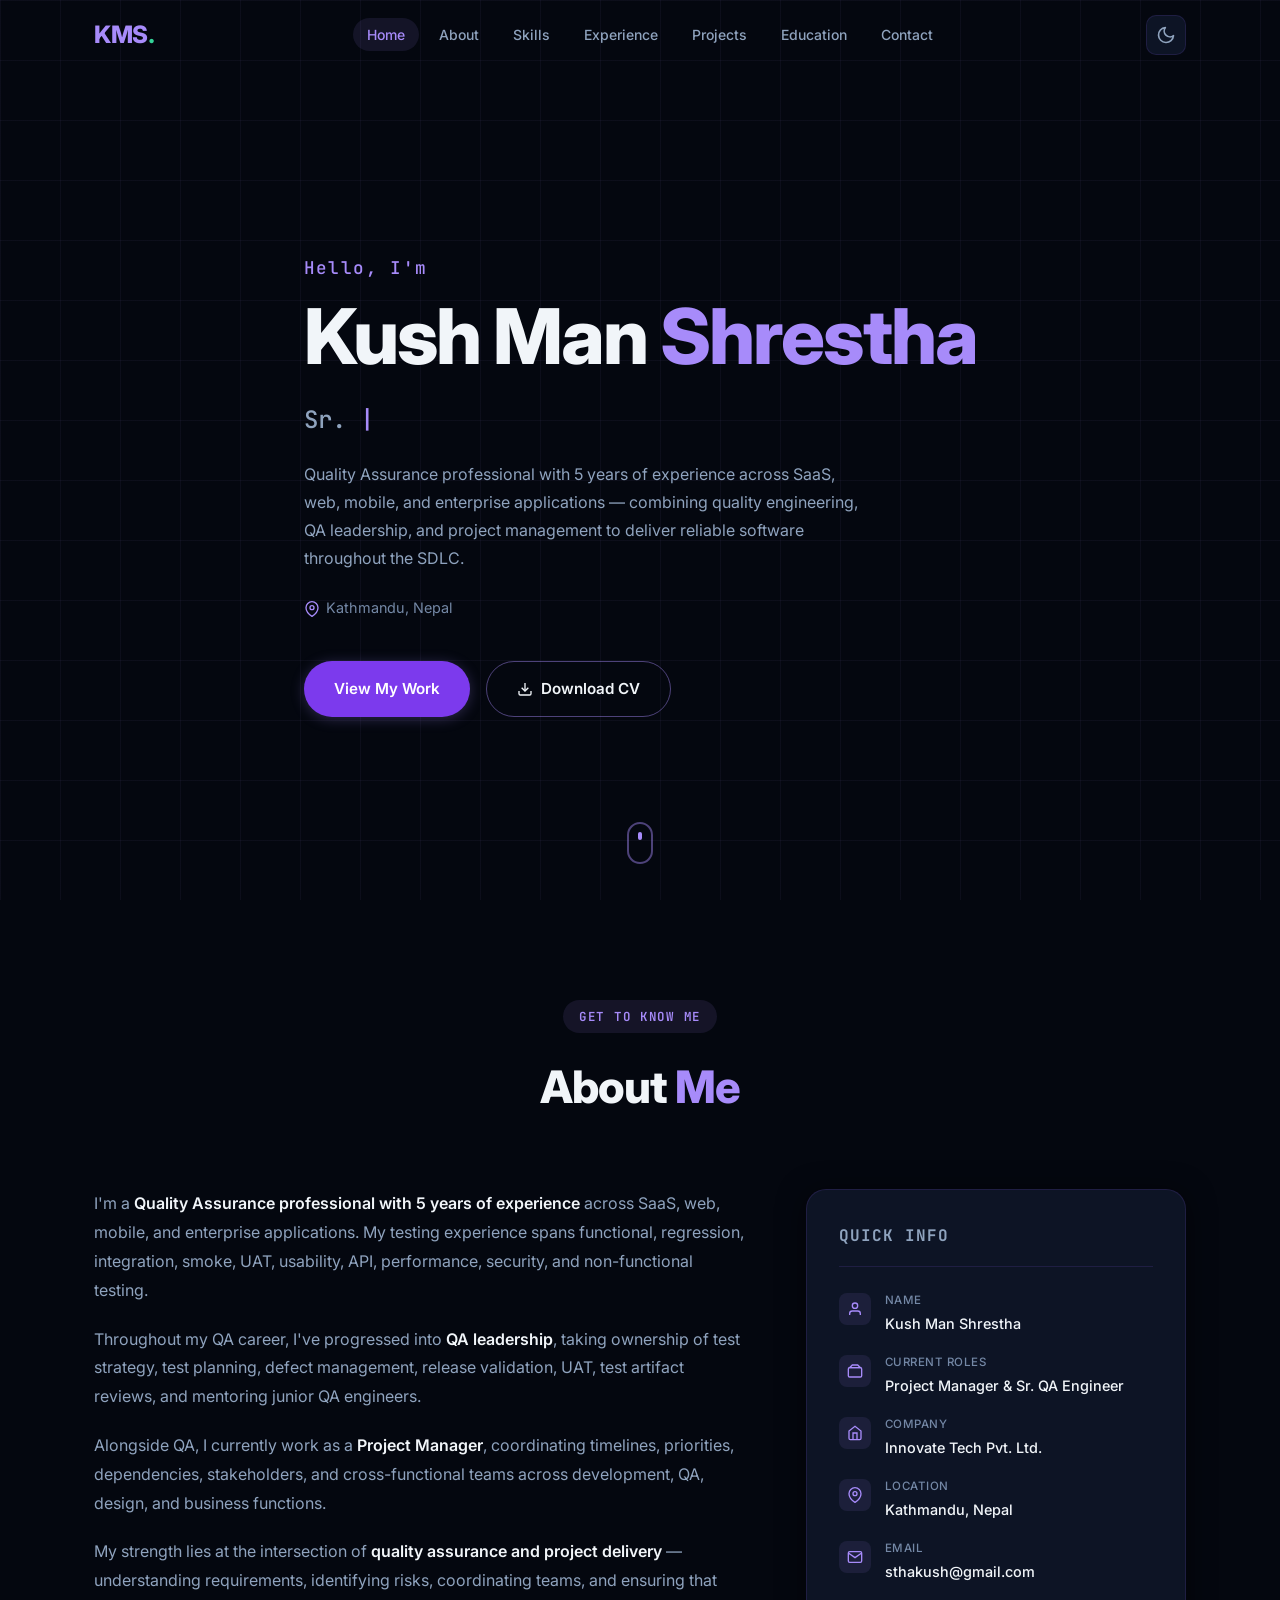
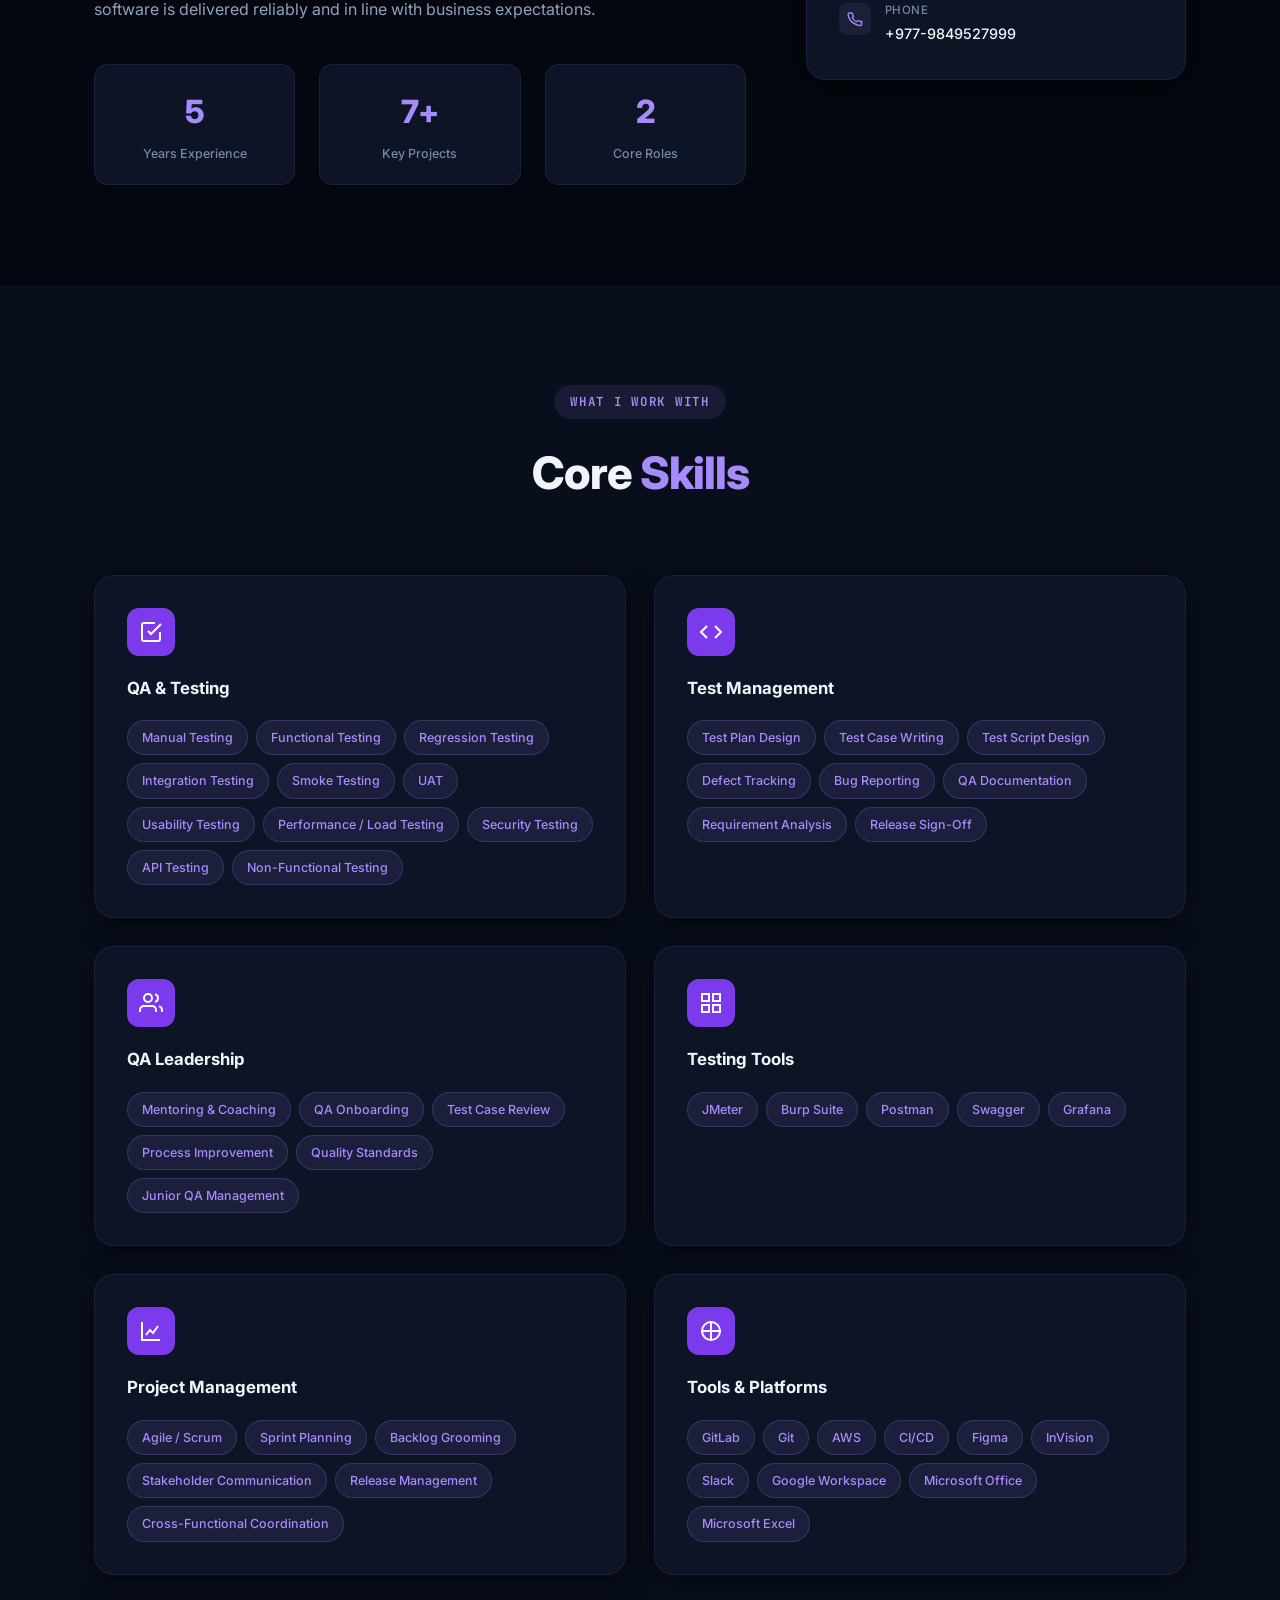
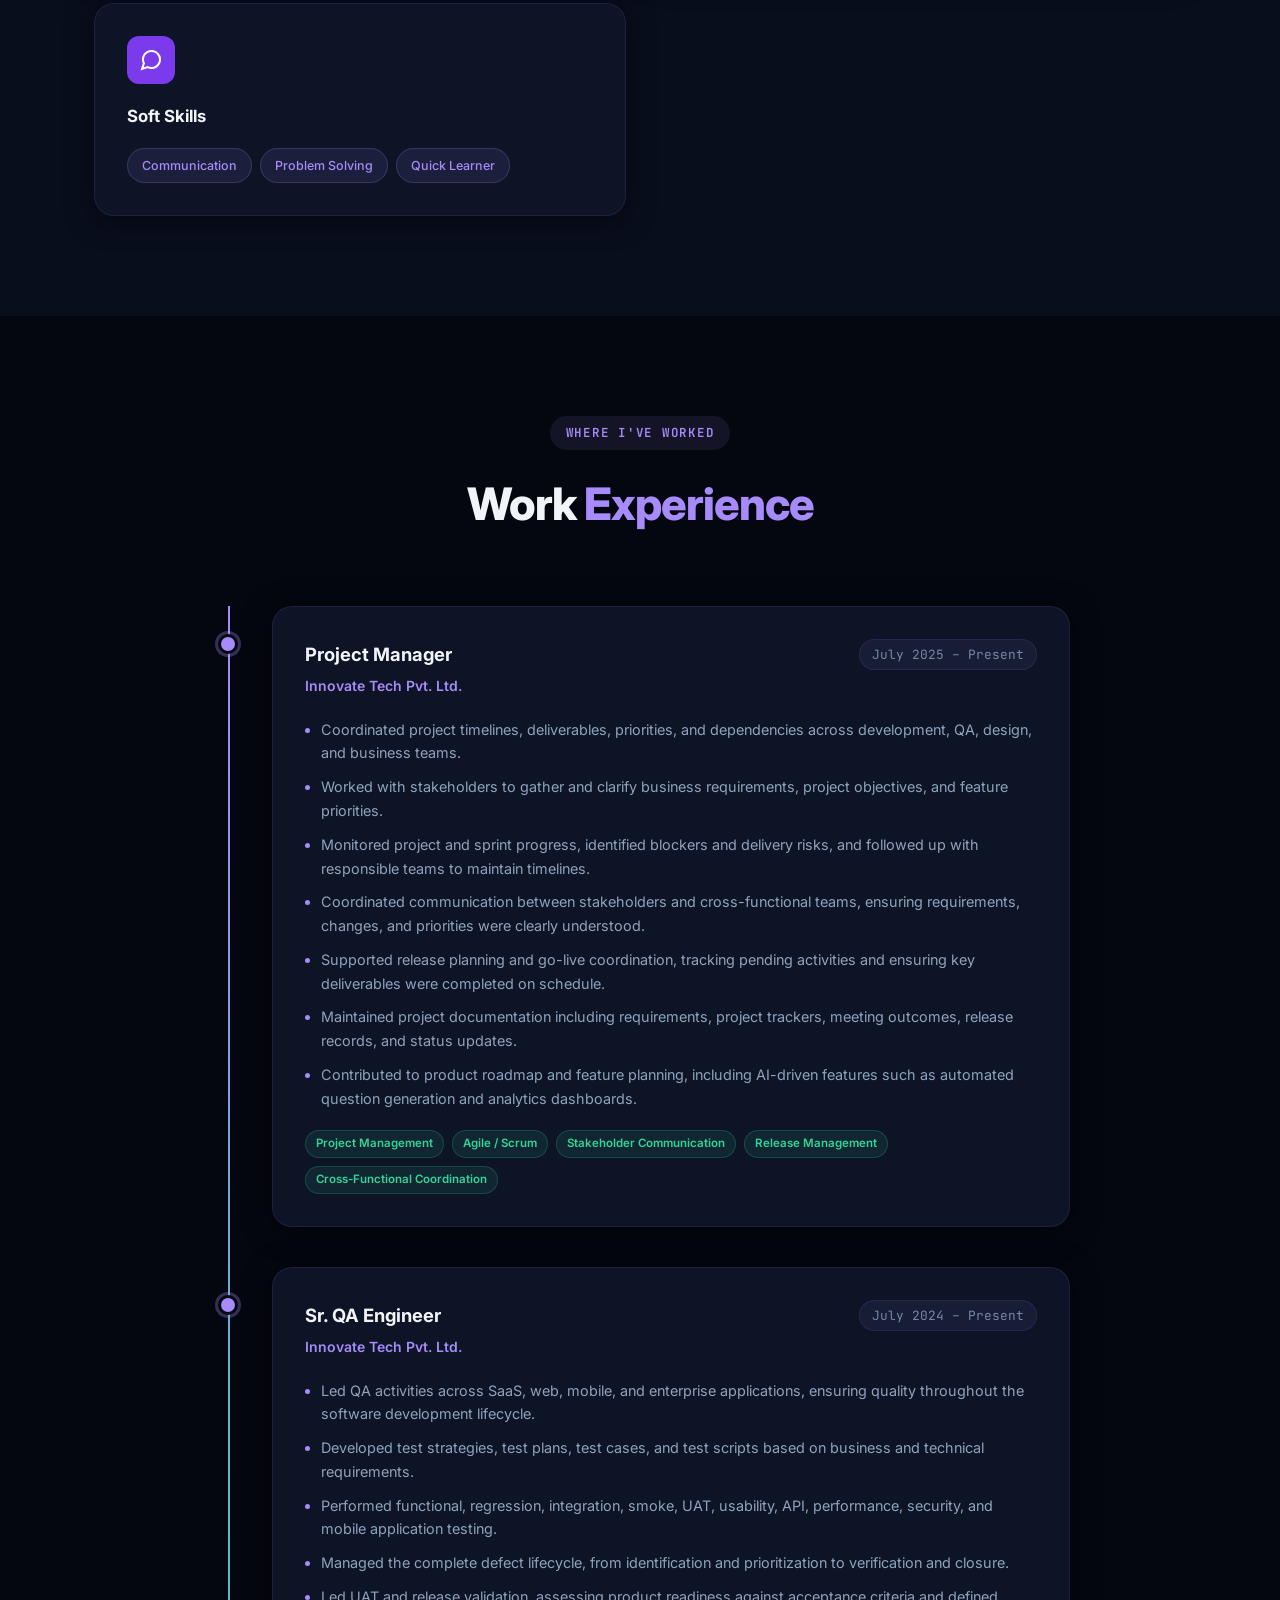
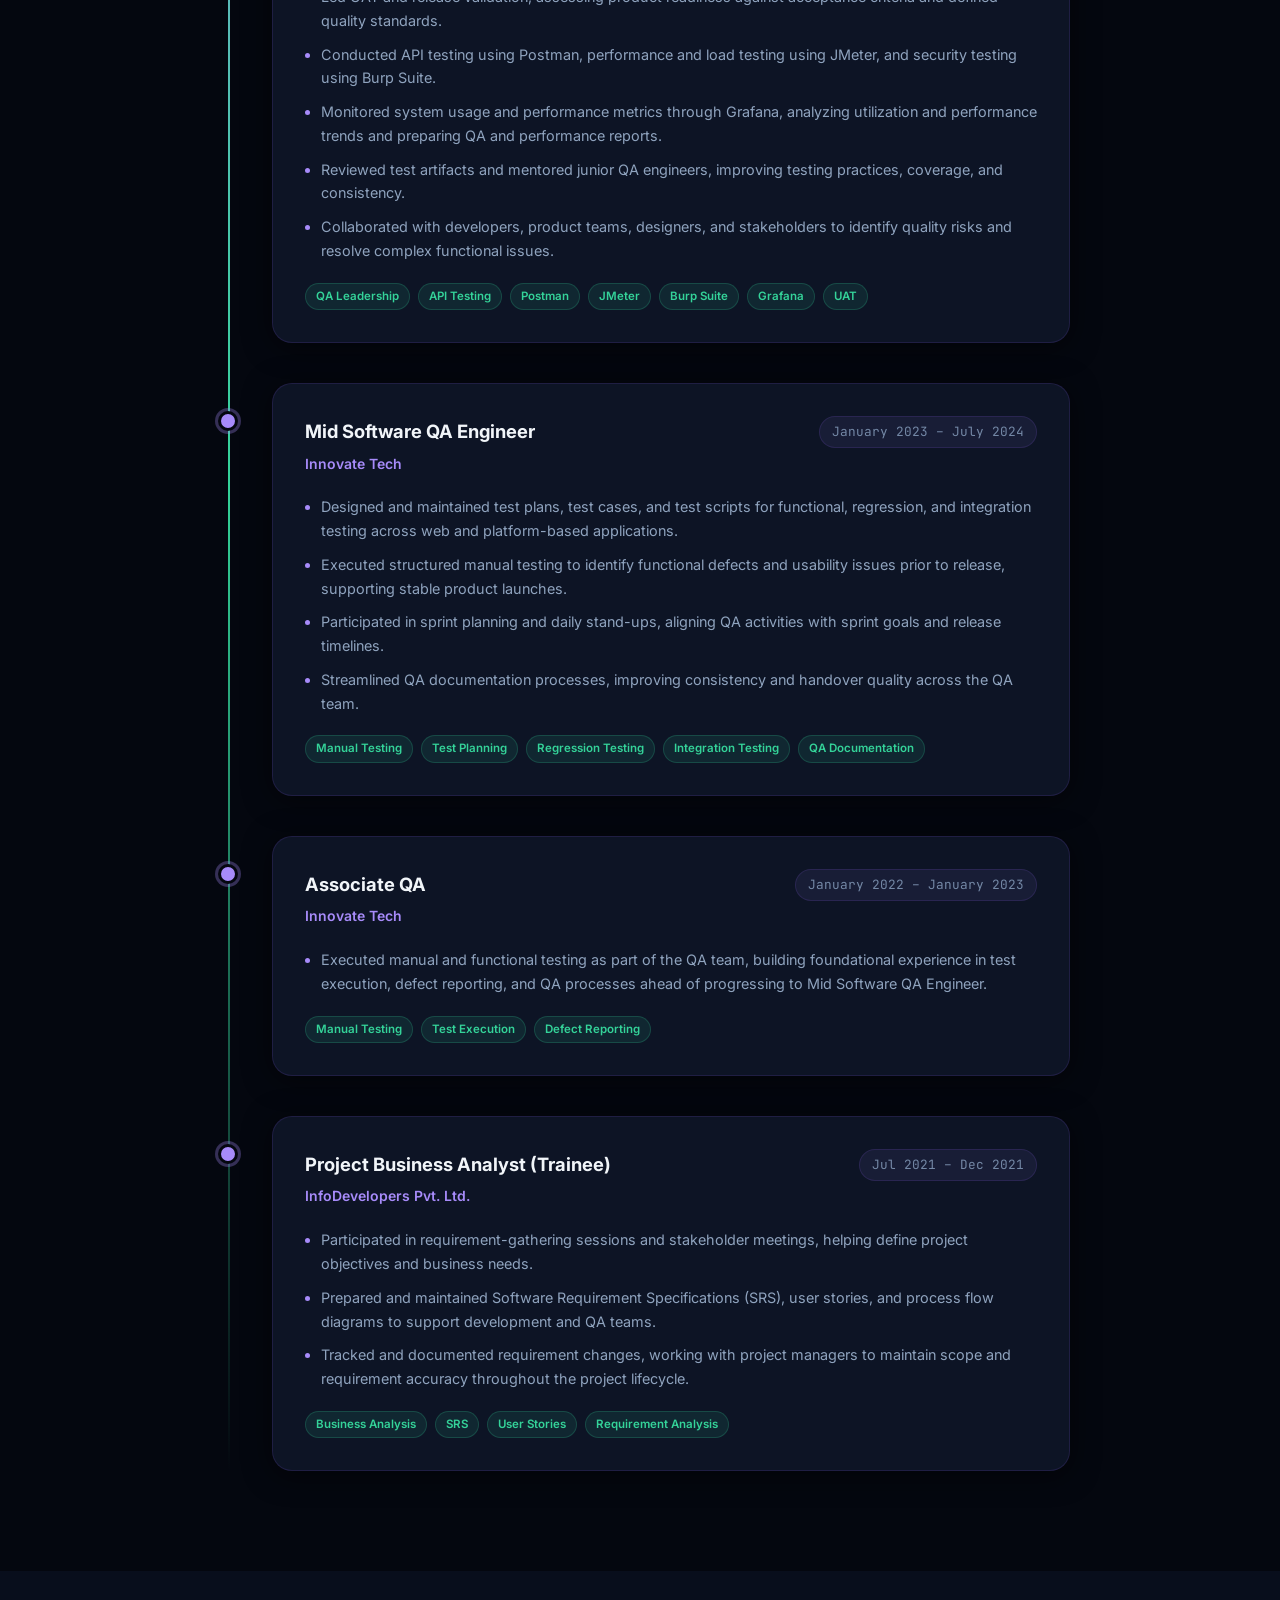
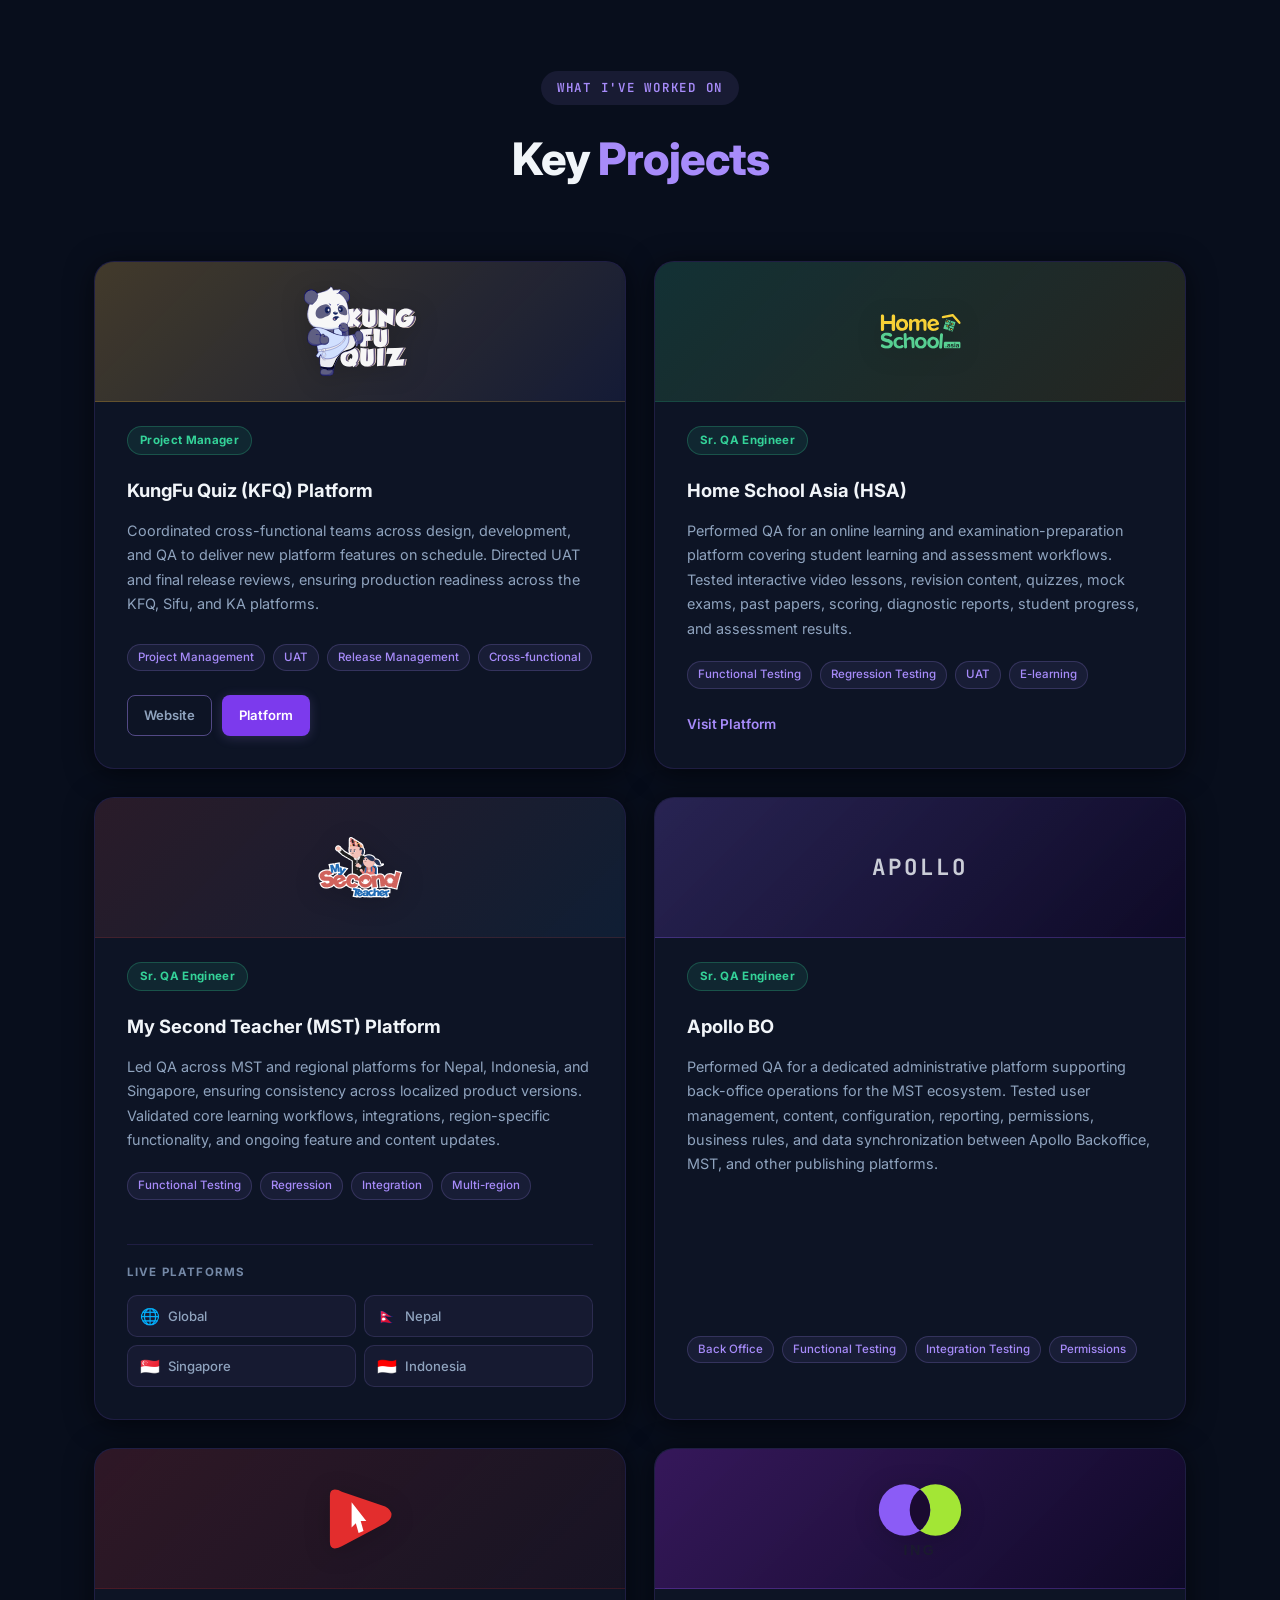
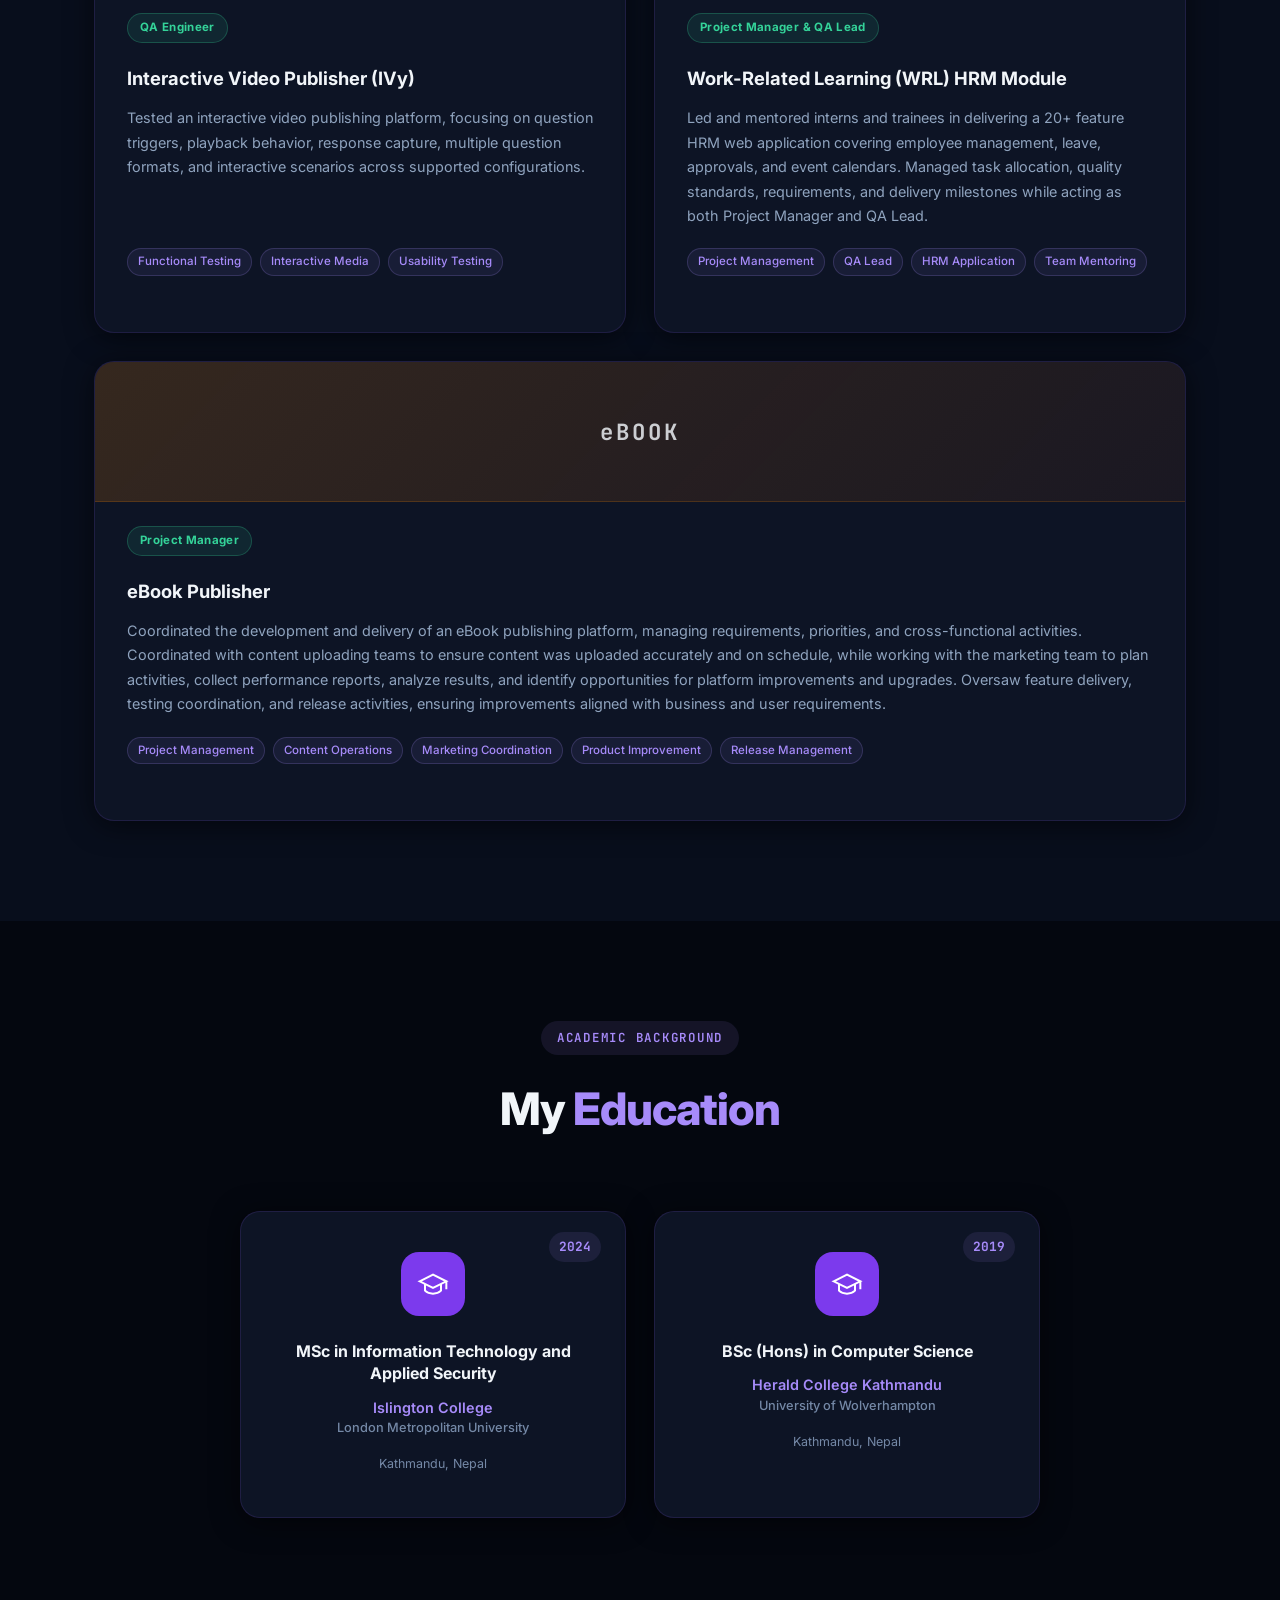
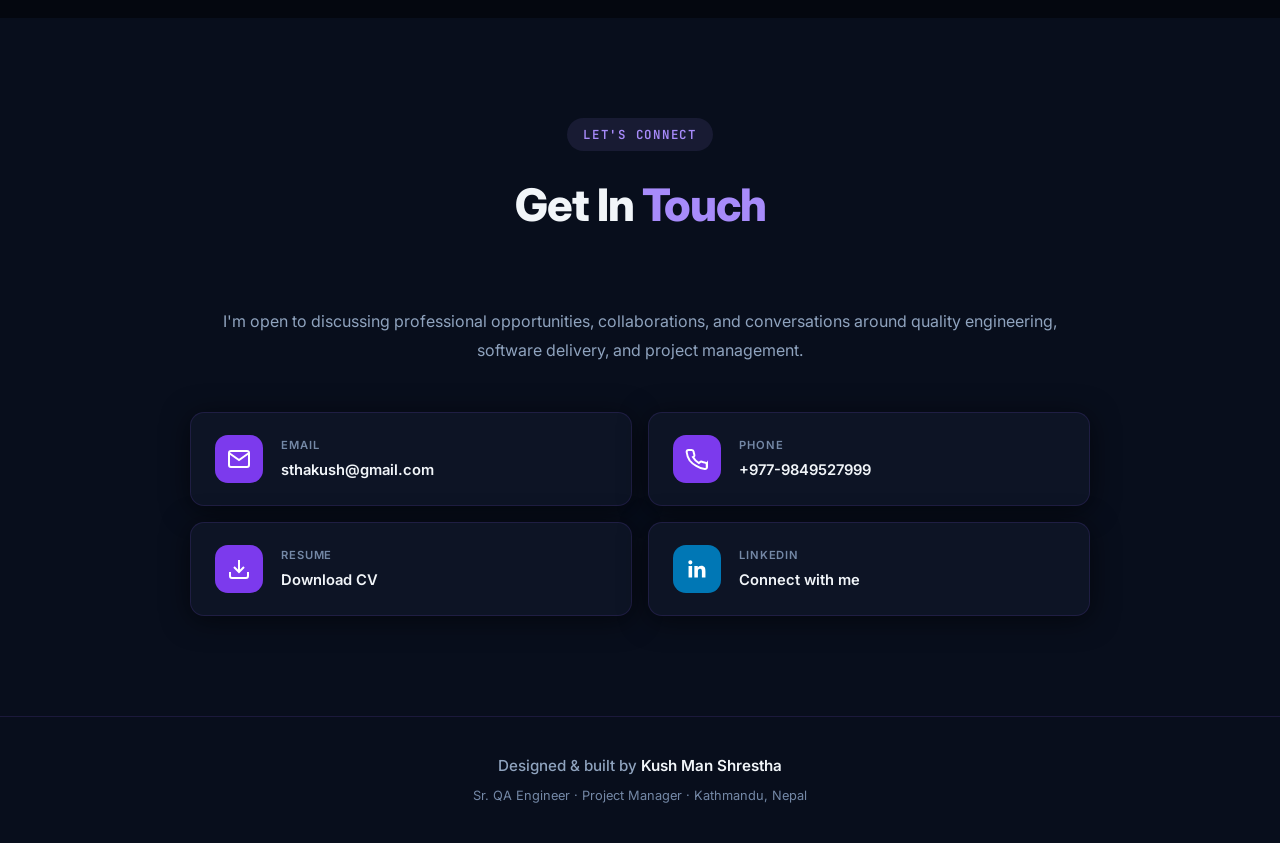
<file: index.html>
<!DOCTYPE html>
<html lang="en" data-theme="dark">
<head>
  <meta charset="UTF-8" />
  <meta name="viewport" content="width=device-width, initial-scale=1.0" />

  <title>Kush Man Shrestha | Sr. QA Engineer · Project Manager</title>

  <meta
    name="description"
    content="Kush Man Shrestha — Sr. QA Engineer and Project Manager with 5 years of experience across SaaS, web, mobile, and enterprise applications, specializing in functional, regression, integration, UAT, performance, security, API, and usability testing."
  />

  <meta name="author" content="Kush Man Shrestha" />

  <meta
    name="theme-color"
    content="#04070f"
    media="(prefers-color-scheme: dark)"
  />

  <meta
    name="theme-color"
    content="#fafafa"
    media="(prefers-color-scheme: light)"
  />

  <link
    rel="canonical"
    href="https://shresthakush.com.np/"
  />

  <!-- Open Graph -->
  <meta property="og:type" content="profile" />
  <meta
    property="og:title"
    content="Kush Man Shrestha | Sr. QA Engineer · Project Manager"
  />
  <meta
    property="og:description"
    content="Sr. QA Engineer and Project Manager with 5 years of experience across SaaS, web, mobile, and enterprise applications."
  />
  <meta
    property="og:url"
    content="https://shresthakush.com.np/"
  />
  <meta
    property="og:site_name"
    content="Kush Man Shrestha"
  />

  <!-- Twitter -->
  <meta name="twitter:card" content="summary" />
  <meta
    name="twitter:title"
    content="Kush Man Shrestha | Sr. QA Engineer · Project Manager"
  />
  <meta
    name="twitter:description"
    content="Sr. QA Engineer and Project Manager with 5 years of experience across SaaS, web, mobile, and enterprise applications."
  />

  <link
    rel="icon"
    type="image/svg+xml"
    href="assets/images/favicon.svg"
  />

  <link rel="preconnect" href="https://fonts.googleapis.com" />
  <link rel="preconnect" href="https://fonts.gstatic.com" crossorigin />

  <link
    href="https://fonts.googleapis.com/css2?family=Inter:wght@400;500;600;700;800&family=JetBrains+Mono:wght@400;500&display=swap"
    rel="stylesheet"
  />

  <link rel="stylesheet" href="css/style.css" />

  <!-- Structured Data -->
  <script type="application/ld+json">
  {
    "@context": "https://schema.org",
    "@type": "Person",
    "name": "Kush Man Shrestha",
    "jobTitle": "Sr. QA Engineer · Project Manager",
    "description": "Quality Assurance professional with 5 years of experience across SaaS, web, mobile, and enterprise applications, specializing in functional, regression, integration, UAT, performance, security, API, and usability testing.",
    "url": "https://shresthakush.com.np/",
    "email": "mailto:sthakush@gmail.com",
    "address": {
      "@type": "PostalAddress",
      "addressLocality": "Kathmandu",
      "addressCountry": "NP"
    },
    "worksFor": {
      "@type": "Organization",
      "name": "Innovate Tech Pvt. Ltd."
    },
    "sameAs": [
      "https://www.linkedin.com/in/kush-man-shrestha-794a53133/"
    ]
  }
  </script>
</head>

<body>

  <a href="#main-content" class="skip-link">
    Skip to main content
  </a>

  <!-- =====================================================
       NAVIGATION
  ====================================================== -->

  <nav class="navbar" id="navbar">
    <div class="nav-container">

      <a href="#home" class="nav-logo">
        KMS<span class="dot">.</span>
      </a>

      <button
        class="hamburger"
        id="hamburger"
        aria-label="Toggle menu"
        aria-expanded="false"
        aria-controls="nav-links"
      >
        <span></span>
        <span></span>
        <span></span>
      </button>

      <ul class="nav-links" id="nav-links">
        <li><a href="#home" class="nav-link active">Home</a></li>
        <li><a href="#about" class="nav-link">About</a></li>
        <li><a href="#skills" class="nav-link">Skills</a></li>
        <li><a href="#experience" class="nav-link">Experience</a></li>
        <li><a href="#projects" class="nav-link">Projects</a></li>
        <li><a href="#education" class="nav-link">Education</a></li>
        <li><a href="#contact" class="nav-link">Contact</a></li>
      </ul>

      <button
        class="theme-toggle"
        id="theme-toggle"
        aria-label="Switch to light mode"
      >
        <svg
          class="icon-moon"
          width="20"
          height="20"
          viewBox="0 0 24 24"
          fill="none"
          stroke="currentColor"
          stroke-width="2"
          stroke-linecap="round"
          stroke-linejoin="round"
          aria-hidden="true"
        >
          <path d="M21 12.79A9 9 0 1 1 11.21 3 7 7 0 0 0 21 12.79z"/>
        </svg>

        <svg
          class="icon-sun"
          width="20"
          height="20"
          viewBox="0 0 24 24"
          fill="none"
          stroke="currentColor"
          stroke-width="2"
          stroke-linecap="round"
          stroke-linejoin="round"
          aria-hidden="true"
        >
          <circle cx="12" cy="12" r="5"/>
          <line x1="12" y1="1" x2="12" y2="3"/>
          <line x1="12" y1="21" x2="12" y2="23"/>
          <line x1="4.22" y1="4.22" x2="5.64" y2="5.64"/>
          <line x1="18.36" y1="18.36" x2="19.78" y2="19.78"/>
          <line x1="1" y1="12" x2="3" y2="12"/>
          <line x1="21" y1="12" x2="23" y2="12"/>
          <line x1="4.22" y1="19.78" x2="5.64" y2="18.36"/>
          <line x1="18.36" y1="5.64" x2="19.78" y2="4.22"/>
        </svg>
      </button>

    </div>
  </nav>

  <main id="main-content">

    <!-- =====================================================
         HERO
    ====================================================== -->

    <section class="hero" id="home">

      <div class="hero-bg-grid" aria-hidden="true"></div>

      <div class="container hero-content">

        <p class="hero-greeting">
          Hello, I'm
        </p>

        <h1 class="hero-name">
          Kush Man <span class="accent-text">Shrestha</span>
        </h1>

        <div class="hero-role-wrapper">
          <span class="hero-role" id="typed-text"></span>
          <span class="cursor" aria-hidden="true">|</span>
        </div>

        <p class="hero-subtitle">
          Quality Assurance professional with 5 years of experience across
          SaaS, web, mobile, and enterprise applications — combining
          quality engineering, QA leadership, and project management to
          deliver reliable software throughout the SDLC.
        </p>

        <p class="hero-location">
          <svg
            width="16"
            height="16"
            viewBox="0 0 24 24"
            fill="none"
            stroke="currentColor"
            stroke-width="2"
            aria-hidden="true"
          >
            <path d="M21 10c0 7-9 13-9 13s-9-6-9-13a9 9 0 0 1 18 0z"/>
            <circle cx="12" cy="10" r="3"/>
          </svg>
          Kathmandu, Nepal
        </p>

        <div class="hero-cta">

          <a href="#projects" class="btn btn-primary">
            View My Work
          </a>

          <a
            href="assets/cv/Kush_Man_Shrestha_CV.pdf"
            download
            class="btn btn-outline"
          >
            <svg
              width="16"
              height="16"
              viewBox="0 0 24 24"
              fill="none"
              stroke="currentColor"
              stroke-width="2"
              aria-hidden="true"
            >
              <path d="M21 15v4a2 2 0 0 1-2 2H5a2 2 0 0 1-2-2v-4"/>
              <polyline points="7 10 12 15 17 10"/>
              <line x1="12" y1="15" x2="12" y2="3"/>
            </svg>
            Download CV
          </a>

        </div>

      </div>

      <div class="scroll-indicator" aria-hidden="true">
        <div class="scroll-dot"></div>
      </div>

    </section>


    <!-- =====================================================
         ABOUT
    ====================================================== -->

    <section class="section" id="about">

      <div class="container">

        <div class="section-header reveal">

          <span class="section-tag">
            Get to know me
          </span>

          <h2 class="section-title">
            About <span class="accent-text">Me</span>
          </h2>

        </div>

        <div class="about-grid">

          <div class="about-text reveal">

            <p>
              I'm a <strong>Quality Assurance professional with 5 years
              of experience</strong> across SaaS, web, mobile, and
              enterprise applications. My testing experience spans
              functional, regression, integration, smoke, UAT, usability,
              API, performance, security, and non-functional testing.
            </p>

            <p>
              Throughout my QA career, I've progressed into
              <strong>QA leadership</strong>, taking ownership of test
              strategy, test planning, defect management, release
              validation, UAT, test artifact reviews, and mentoring
              junior QA engineers.
            </p>

            <p>
              Alongside QA, I currently work as a
              <strong>Project Manager</strong>, coordinating timelines,
              priorities, dependencies, stakeholders, and
              cross-functional teams across development, QA, design,
              and business functions.
            </p>

            <p>
              My strength lies at the intersection of
              <strong>quality assurance and project delivery</strong> —
              understanding requirements, identifying risks, coordinating
              teams, and ensuring that software is delivered reliably and
              in line with business expectations.
            </p>

            <div class="about-stats">

              <div class="stat-card">
                <span class="stat-number">5</span>
                <span class="stat-label">Years Experience</span>
              </div>

              <div class="stat-card">
                <span class="stat-number">7+</span>
                <span class="stat-label">Key Projects</span>
              </div>

              <div class="stat-card">
                <span class="stat-number">2</span>
                <span class="stat-label">Core Roles</span>
              </div>

            </div>

          </div>


          <div class="about-card reveal">

            <div class="about-info-card">

              <h3>Quick Info</h3>

              <ul class="info-list">

                <li>
                  <span class="info-icon">
                    <svg width="16" height="16" viewBox="0 0 24 24"
                      fill="none" stroke="currentColor" stroke-width="2"
                      aria-hidden="true">
                      <path d="M20 21v-2a4 4 0 0 0-4-4H8a4 4 0 0 0-4 4v2"/>
                      <circle cx="12" cy="7" r="4"/>
                    </svg>
                  </span>

                  <div>
                    <span class="info-label">Name</span>
                    <span class="info-value">
                      Kush Man Shrestha
                    </span>
                  </div>
                </li>


                <li>
                  <span class="info-icon">
                    <svg width="16" height="16" viewBox="0 0 24 24"
                      fill="none" stroke="currentColor" stroke-width="2"
                      aria-hidden="true">
                      <rect x="2" y="7" width="20" height="14" rx="2"/>
                      <path d="M16 3H8l-4 4h16l-4-4z"/>
                    </svg>
                  </span>

                  <div>
                    <span class="info-label">Current Roles</span>
                    <span class="info-value">
                      Project Manager & Sr. QA Engineer
                    </span>
                  </div>
                </li>


                <li>
                  <span class="info-icon">
                    <svg width="16" height="16" viewBox="0 0 24 24"
                      fill="none" stroke="currentColor" stroke-width="2"
                      aria-hidden="true">
                      <path d="M3 9l9-7 9 7v11a2 2 0 0 1-2 2H5a2 2 0 0 1-2-2z"/>
                      <polyline points="9 22 9 12 15 12 15 22"/>
                    </svg>
                  </span>

                  <div>
                    <span class="info-label">Company</span>
                    <span class="info-value">
                      Innovate Tech Pvt. Ltd.
                    </span>
                  </div>
                </li>


                <li>
                  <span class="info-icon">
                    <svg width="16" height="16" viewBox="0 0 24 24"
                      fill="none" stroke="currentColor" stroke-width="2"
                      aria-hidden="true">
                      <path d="M21 10c0 7-9 13-9 13s-9-6-9-13a9 9 0 0 1 18 0z"/>
                      <circle cx="12" cy="10" r="3"/>
                    </svg>
                  </span>

                  <div>
                    <span class="info-label">Location</span>
                    <span class="info-value">
                      Kathmandu, Nepal
                    </span>
                  </div>
                </li>


                <li>
                  <span class="info-icon">
                    <svg width="16" height="16" viewBox="0 0 24 24"
                      fill="none" stroke="currentColor" stroke-width="2"
                      aria-hidden="true">
                      <path d="M4 4h16c1.1 0 2 .9 2 2v12c0 1.1-.9 2-2 2H4c-1.1 0-2-.9-2-2V6c0-1.1.9-2 2-2z"/>
                      <polyline points="22,6 12,13 2,6"/>
                    </svg>
                  </span>

                  <div>
                    <span class="info-label">Email</span>
                    <span class="info-value">
                      sthakush@gmail.com
                    </span>
                  </div>
                </li>


                <li>
                  <span class="info-icon">
                    <svg width="16" height="16" viewBox="0 0 24 24"
                      fill="none" stroke="currentColor" stroke-width="2"
                      aria-hidden="true">
                      <path d="M22 16.92v3a2 2 0 0 1-2.18 2
                      19.79 19.79 0 0 1-8.63-3.07
                      A19.5 19.5 0 0 1 4.69 13.5
                      19.79 19.79 0 0 1 1.63 5
                      a2 2 0 0 1 1.97-2H6.6
                      a2 2 0 0 1 2 1.72
                      c.127.96.361 1.903.7 2.81
                      a2 2 0 0 1-.45 2.11L7.91 10.09
                      a16 16 0 0 0 6 6l.92-.92
                      a2 2 0 0 1 2.11-.45
                      c.907.339 1.85.573 2.81.7
                      A2 2 0 0 1 21.72 17.38z"/>
                    </svg>
                  </span>

                  <div>
                    <span class="info-label">Phone</span>
                    <span class="info-value">
                      +977-9849527999
                    </span>
                  </div>
                </li>

              </ul>

            </div>

          </div>

        </div>

      </div>

    </section>


    <!-- =====================================================
         SKILLS
    ====================================================== -->

    <section class="section section-alt" id="skills">

      <div class="container">

        <div class="section-header reveal">

          <span class="section-tag">
            What I work with
          </span>

          <h2 class="section-title">
            Core <span class="accent-text">Skills</span>
          </h2>

        </div>


        <div class="skills-grid">

          <!-- QA & Testing -->

          <div class="skill-category reveal">

            <div class="skill-category-icon">
              <svg width="24" height="24" viewBox="0 0 24 24"
                fill="none" stroke="currentColor" stroke-width="2"
                aria-hidden="true">
                <path d="M9 11l3 3L22 4"/>
                <path d="M21 12v7a2 2 0 0 1-2 2H5a2 2 0 0 1-2-2V5a2 2 0 0 1 2-2h11"/>
              </svg>
            </div>

            <h3 class="skill-category-title">
              QA & Testing
            </h3>

            <div class="skill-tags">
              <span class="skill-tag">Manual Testing</span>
              <span class="skill-tag">Functional Testing</span>
              <span class="skill-tag">Regression Testing</span>
              <span class="skill-tag">Integration Testing</span>
              <span class="skill-tag">Smoke Testing</span>
              <span class="skill-tag">UAT</span>
              <span class="skill-tag">Usability Testing</span>
              <span class="skill-tag">Performance / Load Testing</span>
              <span class="skill-tag">Security Testing</span>
              <span class="skill-tag">API Testing</span>
              <span class="skill-tag">Non-Functional Testing</span>
            </div>

          </div>


          <!-- Test Management -->

          <div class="skill-category reveal">

            <div class="skill-category-icon">
              <svg width="24" height="24" viewBox="0 0 24 24"
                fill="none" stroke="currentColor" stroke-width="2"
                aria-hidden="true">
                <polyline points="16 18 22 12 16 6"/>
                <polyline points="8 6 2 12 8 18"/>
              </svg>
            </div>

            <h3 class="skill-category-title">
              Test Management
            </h3>

            <div class="skill-tags">
              <span class="skill-tag">Test Plan Design</span>
              <span class="skill-tag">Test Case Writing</span>
              <span class="skill-tag">Test Script Design</span>
              <span class="skill-tag">Defect Tracking</span>
              <span class="skill-tag">Bug Reporting</span>
              <span class="skill-tag">QA Documentation</span>
              <span class="skill-tag">Requirement Analysis</span>
              <span class="skill-tag">Release Sign-Off</span>
            </div>

          </div>


          <!-- QA Leadership -->

          <div class="skill-category reveal">

            <div class="skill-category-icon">
              <svg width="24" height="24" viewBox="0 0 24 24"
                fill="none" stroke="currentColor" stroke-width="2"
                aria-hidden="true">
                <path d="M17 21v-2a4 4 0 0 0-4-4H5a4 4 0 0 0-4 4v2"/>
                <circle cx="9" cy="7" r="4"/>
                <path d="M23 21v-2a4 4 0 0 0-3-3.87"/>
                <path d="M16 3.13a4 4 0 0 1 0 7.75"/>
              </svg>
            </div>

            <h3 class="skill-category-title">
              QA Leadership
            </h3>

            <div class="skill-tags">
              <span class="skill-tag">Mentoring & Coaching</span>
              <span class="skill-tag">QA Onboarding</span>
              <span class="skill-tag">Test Case Review</span>
              <span class="skill-tag">Process Improvement</span>
              <span class="skill-tag">Quality Standards</span>
              <span class="skill-tag">Junior QA Management</span>
            </div>

          </div>


          <!-- Testing Tools -->

          <div class="skill-category reveal">

            <div class="skill-category-icon">
              <svg width="24" height="24" viewBox="0 0 24 24"
                fill="none" stroke="currentColor" stroke-width="2"
                aria-hidden="true">
                <rect x="3" y="3" width="7" height="7"/>
                <rect x="14" y="3" width="7" height="7"/>
                <rect x="14" y="14" width="7" height="7"/>
                <rect x="3" y="14" width="7" height="7"/>
              </svg>
            </div>

            <h3 class="skill-category-title">
              Testing Tools
            </h3>

            <div class="skill-tags">
              <span class="skill-tag">JMeter</span>
              <span class="skill-tag">Burp Suite</span>
              <span class="skill-tag">Postman</span>
              <span class="skill-tag">Swagger</span>
              <span class="skill-tag">Grafana</span>
            </div>

          </div>


          <!-- Project Management -->

          <div class="skill-category reveal">

            <div class="skill-category-icon">
              <svg width="24" height="24" viewBox="0 0 24 24"
                fill="none" stroke="currentColor" stroke-width="2"
                aria-hidden="true">
                <path d="M3 3v18h18"/>
                <path d="M7 16l4-5 3 3 5-7"/>
              </svg>
            </div>

            <h3 class="skill-category-title">
              Project Management
            </h3>

            <div class="skill-tags">
              <span class="skill-tag">Agile / Scrum</span>
              <span class="skill-tag">Sprint Planning</span>
              <span class="skill-tag">Backlog Grooming</span>
              <span class="skill-tag">Stakeholder Communication</span>
              <span class="skill-tag">Release Management</span>
              <span class="skill-tag">Cross-Functional Coordination</span>
            </div>

          </div>


          <!-- Tools & Platforms -->

          <div class="skill-category reveal">

            <div class="skill-category-icon">
              <svg width="24" height="24" viewBox="0 0 24 24"
                fill="none" stroke="currentColor" stroke-width="2"
                aria-hidden="true">
                <path d="M12 2v20"/>
                <path d="M2 12h20"/>
                <circle cx="12" cy="12" r="9"/>
              </svg>
            </div>

            <h3 class="skill-category-title">
              Tools & Platforms
            </h3>

            <div class="skill-tags">
              <span class="skill-tag">GitLab</span>
              <span class="skill-tag">Git</span>
              <span class="skill-tag">AWS</span>
              <span class="skill-tag">CI/CD</span>
              <span class="skill-tag">Figma</span>
              <span class="skill-tag">InVision</span>
              <span class="skill-tag">Slack</span>
              <span class="skill-tag">Google Workspace</span>
              <span class="skill-tag">Microsoft Office</span>
              <span class="skill-tag">Microsoft Excel</span>
            </div>

          </div>


          <!-- Soft Skills -->

          <div class="skill-category reveal">

            <div class="skill-category-icon">
              <svg width="24" height="24" viewBox="0 0 24 24"
                fill="none" stroke="currentColor" stroke-width="2"
                aria-hidden="true">
                <path d="M21 11.5a8.38 8.38 0 0 1-.9 3.8 8.5 8.5 0 0 1-7.6 4.7 8.38 8.38 0 0 1-3.8-.9L3 21l1.9-5.7a8.38 8.38 0 0 1-.9-3.8 8.5 8.5 0 0 1 4.7-7.6 8.38 8.38 0 0 1 3.8-.9h.5a8.48 8.48 0 0 1 8 8v.5z"/>
              </svg>
            </div>

            <h3 class="skill-category-title">
              Soft Skills
            </h3>

            <div class="skill-tags">
              <span class="skill-tag">Communication</span>
              <span class="skill-tag">Problem Solving</span>
              <span class="skill-tag">Quick Learner</span>
            </div>

          </div>

        </div>

      </div>

    </section>


    <!-- =====================================================
         EXPERIENCE
    ====================================================== -->

    <section class="section" id="experience">

      <div class="container">

        <div class="section-header reveal">

          <span class="section-tag">
            Where I've worked
          </span>

          <h2 class="section-title">
            Work <span class="accent-text">Experience</span>
          </h2>

        </div>


        <div class="timeline">


          <!-- Project Manager -->

          <div class="timeline-item reveal">

            <div class="timeline-dot" aria-hidden="true"></div>

            <div class="timeline-card">

              <div class="timeline-header">

                <div>
                  <h3 class="timeline-role">
                    Project Manager
                  </h3>

                  <p class="timeline-company">
                    Innovate Tech Pvt. Ltd.
                  </p>
                </div>

                <span class="timeline-period">
                  July 2025 – Present
                </span>

              </div>


              <ul class="timeline-list">

                <li>
                  Coordinated project timelines, deliverables,
                  priorities, and dependencies across development,
                  QA, design, and business teams.
                </li>

                <li>
                  Worked with stakeholders to gather and clarify
                  business requirements, project objectives, and
                  feature priorities.
                </li>

                <li>
                  Monitored project and sprint progress, identified
                  blockers and delivery risks, and followed up with
                  responsible teams to maintain timelines.
                </li>

                <li>
                  Coordinated communication between stakeholders and
                  cross-functional teams, ensuring requirements,
                  changes, and priorities were clearly understood.
                </li>

                <li>
                  Supported release planning and go-live coordination,
                  tracking pending activities and ensuring key
                  deliverables were completed on schedule.
                </li>

                <li>
                  Maintained project documentation including
                  requirements, project trackers, meeting outcomes,
                  release records, and status updates.
                </li>

                <li>
                  Contributed to product roadmap and feature planning,
                  including AI-driven features such as automated
                  question generation and analytics dashboards.
                </li>

              </ul>


              <div class="timeline-tags">
                <span>Project Management</span>
                <span>Agile / Scrum</span>
                <span>Stakeholder Communication</span>
                <span>Release Management</span>
                <span>Cross-Functional Coordination</span>
              </div>

            </div>

          </div>


          <!-- Senior QA -->

          <div class="timeline-item reveal">

            <div class="timeline-dot" aria-hidden="true"></div>

            <div class="timeline-card">

              <div class="timeline-header">

                <div>
                  <h3 class="timeline-role">
                    Sr. QA Engineer
                  </h3>

                  <p class="timeline-company">
                    Innovate Tech Pvt. Ltd.
                  </p>
                </div>

                <span class="timeline-period">
                  July 2024 – Present
                </span>

              </div>


              <ul class="timeline-list">

                <li>
                  Led QA activities across SaaS, web, mobile, and
                  enterprise applications, ensuring quality throughout
                  the software development lifecycle.
                </li>

                <li>
                  Developed test strategies, test plans, test cases,
                  and test scripts based on business and technical
                  requirements.
                </li>

                <li>
                  Performed functional, regression, integration,
                  smoke, UAT, usability, API, performance, security,
                  and mobile application testing.
                </li>

                <li>
                  Managed the complete defect lifecycle, from
                  identification and prioritization to verification
                  and closure.
                </li>

                <li>
                  Led UAT and release validation, assessing product
                  readiness against acceptance criteria and defined
                  quality standards.
                </li>

                <li>
                  Conducted API testing using Postman, performance
                  and load testing using JMeter, and security testing
                  using Burp Suite.
                </li>

                <li>
                  Monitored system usage and performance metrics
                  through Grafana, analyzing utilization and
                  performance trends and preparing QA and performance
                  reports.
                </li>

                <li>
                  Reviewed test artifacts and mentored junior QA
                  engineers, improving testing practices, coverage,
                  and consistency.
                </li>

                <li>
                  Collaborated with developers, product teams,
                  designers, and stakeholders to identify quality
                  risks and resolve complex functional issues.
                </li>

              </ul>


              <div class="timeline-tags">
                <span>QA Leadership</span>
                <span>API Testing</span>
                <span>Postman</span>
                <span>JMeter</span>
                <span>Burp Suite</span>
                <span>Grafana</span>
                <span>UAT</span>
              </div>

            </div>

          </div>


          <!-- Mid QA -->

          <div class="timeline-item reveal">

            <div class="timeline-dot" aria-hidden="true"></div>

            <div class="timeline-card">

              <div class="timeline-header">

                <div>
                  <h3 class="timeline-role">
                    Mid Software QA Engineer
                  </h3>

                  <p class="timeline-company">
                    Innovate Tech
                  </p>
                </div>

                <span class="timeline-period">
                  January 2023 – July 2024
                </span>

              </div>


              <ul class="timeline-list">

                <li>
                  Designed and maintained test plans, test cases,
                  and test scripts for functional, regression, and
                  integration testing across web and platform-based
                  applications.
                </li>

                <li>
                  Executed structured manual testing to identify
                  functional defects and usability issues prior to
                  release, supporting stable product launches.
                </li>

                <li>
                  Participated in sprint planning and daily stand-ups,
                  aligning QA activities with sprint goals and
                  release timelines.
                </li>

                <li>
                  Streamlined QA documentation processes, improving
                  consistency and handover quality across the QA team.
                </li>

              </ul>


              <div class="timeline-tags">
                <span>Manual Testing</span>
                <span>Test Planning</span>
                <span>Regression Testing</span>
                <span>Integration Testing</span>
                <span>QA Documentation</span>
              </div>

            </div>

          </div>


          <!-- Associate QA -->

          <div class="timeline-item reveal">

            <div class="timeline-dot" aria-hidden="true"></div>

            <div class="timeline-card">

              <div class="timeline-header">

                <div>
                  <h3 class="timeline-role">
                    Associate QA
                  </h3>

                  <p class="timeline-company">
                    Innovate Tech
                  </p>
                </div>

                <span class="timeline-period">
                  January 2022 – January 2023
                </span>

              </div>


              <ul class="timeline-list">

                <li>
                  Executed manual and functional testing as part of the
                  QA team, building foundational experience in test
                  execution, defect reporting, and QA processes ahead of
                  progressing to Mid Software QA Engineer.
                </li>

              </ul>


              <div class="timeline-tags">
                <span>Manual Testing</span>
                <span>Test Execution</span>
                <span>Defect Reporting</span>
              </div>

            </div>

          </div>


          <!-- Business Analyst -->

          <div class="timeline-item reveal">

            <div class="timeline-dot" aria-hidden="true"></div>

            <div class="timeline-card">

              <div class="timeline-header">

                <div>
                  <h3 class="timeline-role">
                    Project Business Analyst (Trainee)
                  </h3>

                  <p class="timeline-company">
                    InfoDevelopers Pvt. Ltd.
                  </p>
                </div>

                <span class="timeline-period">
                  Jul 2021 – Dec 2021
                </span>

              </div>


              <ul class="timeline-list">

                <li>
                  Participated in requirement-gathering sessions
                  and stakeholder meetings, helping define project
                  objectives and business needs.
                </li>

                <li>
                  Prepared and maintained Software Requirement
                  Specifications (SRS), user stories, and process
                  flow diagrams to support development and QA teams.
                </li>

                <li>
                  Tracked and documented requirement changes,
                  working with project managers to maintain scope
                  and requirement accuracy throughout the project
                  lifecycle.
                </li>

              </ul>


              <div class="timeline-tags">
                <span>Business Analysis</span>
                <span>SRS</span>
                <span>User Stories</span>
                <span>Requirement Analysis</span>
              </div>

            </div>

          </div>

        </div>

      </div>

    </section>


    <!-- =====================================================
         PROJECTS
    ====================================================== -->

    <section class="section section-alt" id="projects">

      <div class="container">

        <div class="section-header reveal">

          <span class="section-tag">
            What I've worked on
          </span>

          <h2 class="section-title">
            Key <span class="accent-text">Projects</span>
          </h2>

        </div>


        <div class="projects-grid">


          <!-- KFQ -->

          <div class="project-card reveal">

            <div class="project-banner project-banner--kfq">

              <img
                src="assets/images/logo-kfq.svg"
                alt="Kungfu Quiz"
                class="project-banner-logo"
                loading="lazy"
              />

            </div>


            <div class="project-card-body">

              <div class="project-card-header">
                <div class="project-role-badge">
                  Project Manager
                </div>
              </div>

              <h3 class="project-title">
                KungFu Quiz (KFQ) Platform
              </h3>

              <p class="project-description">
                Coordinated cross-functional teams across design,
                development, and QA to deliver new platform features
                on schedule. Directed UAT and final release reviews,
                ensuring production readiness across the KFQ, Sifu,
                and KA platforms.
              </p>

              <div class="project-tags">
                <span>Project Management</span>
                <span>UAT</span>
                <span>Release Management</span>
                <span>Cross-functional</span>
              </div>

              <div class="project-links-row">

                <a
                  href="https://www.kungfuquiz.com/"
                  target="_blank"
                  rel="noopener noreferrer"
                  class="project-link-btn project-link-btn-outline"
                >
                  Website
                </a>

                <a
                  href="https://sifu.kungfuquiz.com/home"
                  target="_blank"
                  rel="noopener noreferrer"
                  class="project-link-btn project-link-btn-primary"
                >
                  Platform
                </a>

              </div>

            </div>

          </div>


          <!-- HSA -->

          <div class="project-card reveal">

            <div class="project-banner project-banner--hsa">

              <img
                src="assets/images/logo-hsa.svg"
                alt="Home School Asia"
                class="project-banner-logo"
                loading="lazy"
              />

            </div>


            <div class="project-card-body">

              <div class="project-card-header">
                <div class="project-role-badge">
                  Sr. QA Engineer
                </div>
              </div>

              <h3 class="project-title">
                Home School Asia (HSA)
              </h3>

              <p class="project-description">
                Performed QA for an online learning and
                examination-preparation platform covering student
                learning and assessment workflows. Tested interactive
                video lessons, revision content, quizzes, mock exams,
                past papers, scoring, diagnostic reports, student
                progress, and assessment results.
              </p>

              <div class="project-tags">
                <span>Functional Testing</span>
                <span>Regression Testing</span>
                <span>UAT</span>
                <span>E-learning</span>
              </div>

              <a
                href="https://homeschool.asia/"
                target="_blank"
                rel="noopener noreferrer"
                class="project-link"
              >
                Visit Platform
              </a>

            </div>

          </div>


          <!-- MST -->

          <div class="project-card reveal">

            <div class="project-banner project-banner--mst">

              <img
                src="assets/images/logo-mst.png"
                alt="My Second Teacher"
                class="project-banner-logo"
                loading="lazy"
              />

            </div>


            <div class="project-card-body">

              <div class="project-card-header">
                <div class="project-role-badge">
                  Sr. QA Engineer
                </div>
              </div>

              <h3 class="project-title">
                My Second Teacher (MST) Platform
              </h3>

              <p class="project-description">
                Led QA across MST and regional platforms for Nepal,
                Indonesia, and Singapore, ensuring consistency across
                localized product versions. Validated core learning
                workflows, integrations, region-specific functionality,
                and ongoing feature and content updates.
              </p>

              <div class="project-tags">
                <span>Functional Testing</span>
                <span>Regression</span>
                <span>Integration</span>
                <span>Multi-region</span>
              </div>

              <div class="mst-platforms">

                <p class="mst-platforms-label">
                  Live Platforms
                </p>

                <div class="mst-platform-grid">

                  <a
                    href="https://www.mysecondteacher.com/"
                    target="_blank"
                    rel="noopener noreferrer"
                    class="mst-platform-link"
                  >
                    <span class="mst-flag">🌐</span>
                    <span class="mst-platform-name">Global</span>
                  </a>

                  <a
                    href="https://www.mysecondteacher.com.np/"
                    target="_blank"
                    rel="noopener noreferrer"
                    class="mst-platform-link"
                  >
                    <span class="mst-flag">🇳🇵</span>
                    <span class="mst-platform-name">Nepal</span>
                  </a>

                  <a
                    href="https://app.alstondigital.sg/login"
                    target="_blank"
                    rel="noopener noreferrer"
                    class="mst-platform-link"
                  >
                    <span class="mst-flag">🇸🇬</span>
                    <span class="mst-platform-name">Singapore</span>
                  </a>

                  <a
                    href="https://app.jelajahilmu.com/"
                    target="_blank"
                    rel="noopener noreferrer"
                    class="mst-platform-link"
                  >
                    <span class="mst-flag">🇮🇩</span>
                    <span class="mst-platform-name">Indonesia</span>
                  </a>

                </div>

              </div>

            </div>

          </div>


          <!-- Apollo -->

          <div class="project-card reveal">

            <div class="project-banner project-banner--apollo">

              <div class="project-banner-text">
                APOLLO
              </div>

            </div>


            <div class="project-card-body">

              <div class="project-card-header">
                <div class="project-role-badge">
                  Sr. QA Engineer
                </div>
              </div>

              <h3 class="project-title">
                Apollo BO
              </h3>

              <p class="project-description">
                Performed QA for a dedicated administrative platform
                supporting back-office operations for the MST ecosystem.
                Tested user management, content, configuration,
                reporting, permissions, business rules, and data
                synchronization between Apollo Backoffice, MST, and
                other publishing platforms.
              </p>

              <div class="project-tags">
                <span>Back Office</span>
                <span>Functional Testing</span>
                <span>Integration Testing</span>
                <span>Permissions</span>
              </div>

            </div>

          </div>


          <!-- IVy -->

          <div class="project-card reveal">

            <div class="project-banner project-banner--ivy">

              <img
                src="assets/images/logo-ivy.svg"
                alt="Interactive Video Publisher"
                class="project-banner-logo project-banner-logo--sm"
                loading="lazy"
              />

            </div>


            <div class="project-card-body">

              <div class="project-card-header">
                <div class="project-role-badge">
                  QA Engineer
                </div>
              </div>

              <h3 class="project-title">
                Interactive Video Publisher (IVy)
              </h3>

              <p class="project-description">
                Tested an interactive video publishing platform,
                focusing on question triggers, playback behavior,
                response capture, multiple question formats, and
                interactive scenarios across supported configurations.
              </p>

              <div class="project-tags">
                <span>Functional Testing</span>
                <span>Interactive Media</span>
                <span>Usability Testing</span>
              </div>

            </div>

          </div>


          <!-- WRL -->

          <div class="project-card reveal">

            <div class="project-banner project-banner--wrl">

              <img
                src="assets/images/logo-wrl.svg"
                alt="Work Related Learning HRM"
                class="project-banner-logo"
                loading="lazy"
              />

            </div>


            <div class="project-card-body">

              <div class="project-card-header">
                <div class="project-role-badge">
                  Project Manager & QA Lead
                </div>
              </div>

              <h3 class="project-title">
                Work-Related Learning (WRL) HRM Module
              </h3>

              <p class="project-description">
                Led and mentored interns and trainees in delivering a
                20+ feature HRM web application covering employee
                management, leave, approvals, and event calendars.
                Managed task allocation, quality standards,
                requirements, and delivery milestones while acting as
                both Project Manager and QA Lead.
              </p>

              <div class="project-tags">
                <span>Project Management</span>
                <span>QA Lead</span>
                <span>HRM Application</span>
                <span>Team Mentoring</span>
              </div>

            </div>

          </div>


          <!-- eBook -->

          <div class="project-card project-card-wide reveal">

            <div class="project-banner project-banner--ebook">

              <div class="project-banner-text">
                eBOOK
              </div>

            </div>


            <div class="project-card-body">

              <div class="project-card-header">
                <div class="project-role-badge">
                  Project Manager
                </div>
              </div>

              <h3 class="project-title">
                eBook Publisher
              </h3>

              <p class="project-description">
                Coordinated the development and delivery of an eBook
                publishing platform, managing requirements, priorities,
                and cross-functional activities. Coordinated with
                content uploading teams to ensure content was uploaded
                accurately and on schedule, while working with the
                marketing team to plan activities, collect performance
                reports, analyze results, and identify opportunities
                for platform improvements and upgrades. Oversaw feature
                delivery, testing coordination, and release activities,
                ensuring improvements aligned with business and user
                requirements.
              </p>

              <div class="project-tags">
                <span>Project Management</span>
                <span>Content Operations</span>
                <span>Marketing Coordination</span>
                <span>Product Improvement</span>
                <span>Release Management</span>
              </div>

            </div>

          </div>


        </div>

      </div>

    </section>


    <!-- =====================================================
         EDUCATION
    ====================================================== -->

    <section class="section" id="education">

      <div class="container">

        <div class="section-header reveal">

          <span class="section-tag">
            Academic background
          </span>

          <h2 class="section-title">
            My <span class="accent-text">Education</span>
          </h2>

        </div>


        <div class="education-grid">


          <div class="edu-card reveal">

            <div class="edu-year">
              2024
            </div>

            <div class="edu-degree-icon" aria-hidden="true">

              <svg
                width="32"
                height="32"
                viewBox="0 0 24 24"
                fill="none"
                stroke="currentColor"
                stroke-width="1.5"
              >
                <path d="M22 10v6M2 10l10-5 10 5-10 5z"/>
                <path d="M6 12v5c3 3 9 3 12 0v-5"/>
              </svg>

            </div>

            <h3 class="edu-degree">
              MSc in Information Technology and Applied Security
            </h3>

            <p class="edu-institution">
              Islington College<br>
              <span>London Metropolitan University</span>
            </p>

            <p class="edu-location">
              Kathmandu, Nepal
            </p>

          </div>


          <div class="edu-card reveal">

            <div class="edu-year">
              2019
            </div>

            <div class="edu-degree-icon" aria-hidden="true">

              <svg
                width="32"
                height="32"
                viewBox="0 0 24 24"
                fill="none"
                stroke="currentColor"
                stroke-width="1.5"
              >
                <path d="M22 10v6M2 10l10-5 10 5-10 5z"/>
                <path d="M6 12v5c3 3 9 3 12 0v-5"/>
              </svg>

            </div>

            <h3 class="edu-degree">
              BSc (Hons) in Computer Science
            </h3>

            <p class="edu-institution">
              Herald College Kathmandu<br>
              <span>University of Wolverhampton</span>
            </p>

            <p class="edu-location">
              Kathmandu, Nepal
            </p>

          </div>


        </div>

      </div>

    </section>


    <!-- =====================================================
         CONTACT
    ====================================================== -->

    <section class="section section-alt" id="contact">

      <div class="container">

        <div class="section-header reveal">

          <span class="section-tag">
            Let's connect
          </span>

          <h2 class="section-title">
            Get In <span class="accent-text">Touch</span>
          </h2>

        </div>


        <div class="contact-wrapper reveal">

          <p class="contact-intro">
            I'm open to discussing professional opportunities,
            collaborations, and conversations around quality engineering,
            software delivery, and project management.
          </p>


          <div class="contact-cards">


            <a
              href="mailto:sthakush@gmail.com"
              class="contact-card"
            >

              <div class="contact-card-icon">
                <svg
                  width="24"
                  height="24"
                  viewBox="0 0 24 24"
                  fill="none"
                  stroke="currentColor"
                  stroke-width="2"
                  aria-hidden="true"
                >
                  <path d="M4 4h16c1.1 0 2 .9 2 2v12c0 1.1-.9 2-2 2H4c-1.1 0-2-.9-2-2V6c0-1.1.9-2 2-2z"/>
                  <polyline points="22,6 12,13 2,6"/>
                </svg>
              </div>

              <div class="contact-card-text">
                <span class="contact-card-label">
                  Email
                </span>

                <span class="contact-card-value">
                  sthakush@gmail.com
                </span>
              </div>

            </a>


            <a
              href="tel:+9779849527999"
              class="contact-card"
            >

              <div class="contact-card-icon">
                <svg
                  width="24"
                  height="24"
                  viewBox="0 0 24 24"
                  fill="none"
                  stroke="currentColor"
                  stroke-width="2"
                  aria-hidden="true"
                >
                  <path d="M22 16.92v3a2 2 0 0 1-2.18 2
                  19.79 19.79 0 0 1-8.63-3.07
                  A19.5 19.5 0 0 1 4.69 13.5
                  19.79 19.79 0 0 1 1.63 5
                  a2 2 0 0 1 1.97-2H6.6
                  a2 2 0 0 1 2 1.72
                  c.127.96.361 1.903.7 2.81
                  a2 2 0 0 1-.45 2.11L7.91 10.09
                  a16 16 0 0 0 6 6l.92-.92
                  a2 2 0 0 1 2.11-.45
                  c.907.339 1.85.573 2.81.7
                  A2 2 0 0 1 21.72 17.38z"/>
                </svg>
              </div>

              <div class="contact-card-text">

                <span class="contact-card-label">
                  Phone
                </span>

                <span class="contact-card-value">
                  +977-9849527999
                </span>

              </div>

            </a>


            <a
              href="assets/cv/Kush_Man_Shrestha_CV.pdf"
              download
              class="contact-card"
            >

              <div class="contact-card-icon">

                <svg
                  width="24"
                  height="24"
                  viewBox="0 0 24 24"
                  fill="none"
                  stroke="currentColor"
                  stroke-width="2"
                  aria-hidden="true"
                >
                  <path d="M21 15v4a2 2 0 0 1-2 2H5a2 2 0 0 1-2-2v-4"/>
                  <polyline points="7 10 12 15 17 10"/>
                  <line x1="12" y1="15" x2="12" y2="3"/>
                </svg>

              </div>

              <div class="contact-card-text">

                <span class="contact-card-label">
                  Resume
                </span>

                <span class="contact-card-value">
                  Download CV
                </span>

              </div>

            </a>


            <a
              href="https://www.linkedin.com/in/kush-man-shrestha-794a53133/"
              target="_blank"
              rel="noopener noreferrer"
              class="contact-card"
            >

              <div class="contact-card-icon contact-card-icon-linkedin">

                <svg
                  width="24"
                  height="24"
                  viewBox="0 0 24 24"
                  fill="currentColor"
                  aria-hidden="true"
                >
                  <path d="M20.447 20.452h-3.554v-5.569
                  c0-1.328-.027-3.037-1.852-3.037
                  -1.853 0-2.136 1.445-2.136 2.939
                  v5.667H9.351V9h3.414v1.561h.046
                  c.477-.9 1.637-1.85 3.37-1.85
                  3.601 0 4.267 2.37 4.267 5.455
                  v6.286zM5.337 7.433a2.062 2.062
                  0 1 1 0-4.125 2.062 2.062 0 0 1 0
                  4.125zm1.782 13.019H3.555V9h3.564
                  v11.452z"/>
                </svg>

              </div>

              <div class="contact-card-text">

                <span class="contact-card-label">
                  LinkedIn
                </span>

                <span class="contact-card-value">
                  Connect with me
                </span>

              </div>

            </a>


          </div>

        </div>

      </div>

    </section>

  </main>


  <!-- =====================================================
       FOOTER
  ====================================================== -->

  <footer class="footer">

    <div class="container">

      <p class="footer-text">
        Designed &amp; built by
        <strong>Kush Man Shrestha</strong>
      </p>

      <p class="footer-sub">
        Sr. QA Engineer · Project Manager · Kathmandu, Nepal
      </p>

    </div>

  </footer>


  <!-- BACK TO TOP -->

  <a
    href="#home"
    class="back-to-top"
    id="back-to-top"
    aria-label="Back to top"
  >

    <svg
      width="20"
      height="20"
      viewBox="0 0 24 24"
      fill="none"
      stroke="currentColor"
      stroke-width="2"
      aria-hidden="true"
    >
      <polyline points="18 15 12 9 6 15"/>
    </svg>

  </a>


  <script src="js/main.js"></script>

</body>
</html>
</file>
<file: css/style.css>
/* ============================================================
   RESET & BASE
   ============================================================ */
*, *::before, *::after { box-sizing: border-box; margin: 0; padding: 0; }

/* ── Dark theme (default) ──────────────────────────────── */
:root,
[data-theme="dark"] {
  --bg-primary:    #04070f;
  --bg-secondary:  #080e1c;
  --bg-card:       #0d1425;
  --bg-card-hover: #121c35;
  --border:        rgba(139, 92, 246, 0.14);
  --border-hover:  rgba(167, 139, 250, 0.45);

  /* violet primary · emerald secondary — solid, flat accents */
  --accent:        #a78bfa;
  --accent-rgb:    167, 139, 250;
  --accent-solid:  #7c3aed; /* deeper violet — used where white text/icons sit on a solid fill, for AA contrast */
  --accent-2:      #34d399;
  --accent-2-rgb:  52, 211, 153;

  --text-primary:  #f1f5f9;
  --text-secondary:#8fa3be;
  --text-muted:    #7488a6;

  --shadow-card: 0 4px 28px rgba(0,0,0,.55);

  --nav-bg-scrolled: rgba(4,7,15,.93);
  --hero-grid-color: rgba(167,139,250,.05);
}

/* ── Light theme ───────────────────────────────────────── */
[data-theme="light"] {
  --bg-primary:    #fafafa;
  --bg-secondary:  #f3f0ff;
  --bg-card:       #ffffff;
  --bg-card-hover: #faf5ff;
  --border:        rgba(109, 40, 217, 0.14);
  --border-hover:  rgba(109, 40, 217, 0.45);

  --accent:        #7c3aed;
  --accent-rgb:    124, 58, 237;
  --accent-solid:  #7c3aed;
  --accent-2:      #059669;
  --accent-2-rgb:  5, 150, 105;

  --text-primary:  #0f0a1e;
  --text-secondary:#4a5568;
  --text-muted:    #5b6472;

  --shadow-card: 0 4px 24px rgba(0,0,0,.08);

  --nav-bg-scrolled: rgba(250,250,250,.93);
  --hero-grid-color: rgba(109,40,217,.04);
}

:root {
  --nav-h:         70px;
  --radius-sm:     8px;
  --radius-md:     14px;
  --radius-lg:     20px;
  --transition: .25s cubic-bezier(.4,0,.2,1);
}

html { scroll-behavior: smooth; }

body {
  font-family: 'Inter', system-ui, sans-serif;
  background: var(--bg-primary);
  color: var(--text-primary);
  line-height: 1.7;
  overflow-x: hidden;
}

a { color: inherit; text-decoration: none; }
ul { list-style: none; }
img { max-width: 100%; display: block; }

.container {
  max-width: 1140px;
  margin: 0 auto;
  padding: 0 24px;
}

/* ============================================================
   ACCESSIBILITY — focus states, skip link, reduced motion
   ============================================================ */
:focus-visible {
  outline: 2px solid var(--accent);
  outline-offset: 3px;
  border-radius: 4px;
}

.skip-link {
  position: absolute;
  top: -100px;
  left: 16px;
  z-index: 2000;
  background: var(--accent-solid);
  color: #fff;
  font-weight: 600;
  font-size: .9rem;
  padding: 12px 20px;
  border-radius: var(--radius-sm);
  transition: top .2s ease;
}
.skip-link:focus {
  top: 16px;
}

@media (prefers-reduced-motion: reduce) {
  html { scroll-behavior: auto; }
  *, *::before, *::after {
    animation-duration: .001ms !important;
    animation-iteration-count: 1 !important;
    transition-duration: .001ms !important;
    scroll-behavior: auto !important;
  }
  .reveal { opacity: 1; transform: none; }
}

/* ============================================================
   UTILITIES
   ============================================================ */
.accent-text { color: var(--accent); }

.btn {
  display: inline-flex;
  align-items: center;
  gap: 8px;
  padding: 14px 30px;
  border-radius: 50px;
  font-size: .95rem;
  font-weight: 600;
  cursor: pointer;
  transition: var(--transition);
  border: none;
}

.btn-primary {
  background: var(--accent-solid);
  color: #fff;
  box-shadow: 0 2px 14px rgba(var(--accent-rgb),.25);
}
.btn-primary:hover { transform: translateY(-2px); box-shadow: 0 6px 22px rgba(var(--accent-rgb),.35); }

.btn-outline {
  background: transparent;
  color: var(--text-primary);
  border: 1.5px solid var(--border-hover);
}
.btn-outline:hover { background: rgba(var(--accent-rgb),.08); border-color: var(--accent); transform: translateY(-2px); }

/* ============================================================
   SCROLL REVEAL
   ============================================================ */
.reveal {
  opacity: 0;
  transform: translateY(32px);
  transition: opacity .6s ease, transform .6s ease;
}
.reveal.visible { opacity: 1; transform: none; }

/* ============================================================
   NAVBAR
   ============================================================ */
.navbar {
  position: fixed;
  top: 0; left: 0; right: 0;
  height: var(--nav-h);
  z-index: 1000;
  transition: background var(--transition), box-shadow var(--transition);
}
.navbar.scrolled {
  background: var(--nav-bg-scrolled);
  backdrop-filter: blur(16px);
  box-shadow: 0 1px 0 var(--border);
}

.nav-container {
  max-width: 1140px;
  margin: 0 auto;
  padding: 0 24px;
  height: 100%;
  display: flex;
  align-items: center;
  justify-content: space-between;
}

.nav-logo {
  font-size: 1.5rem;
  font-weight: 800;
  letter-spacing: -.5px;
  color: var(--accent);
}
.nav-logo .dot { color: var(--accent-2); }

.nav-links {
  display: flex;
  align-items: center;
  gap: 6px;
}

.nav-link {
  padding: 8px 14px;
  border-radius: 50px;
  font-size: .875rem;
  font-weight: 500;
  color: var(--text-secondary);
  transition: var(--transition);
}
.nav-link:hover, .nav-link.active {
  color: var(--text-primary);
  background: rgba(var(--accent-rgb),.1);
}
.nav-link.active { color: var(--accent); }

.hamburger {
  display: none;
  flex-direction: column;
  gap: 5px;
  background: none;
  border: none;
  cursor: pointer;
  padding: 4px;
}
.hamburger span {
  display: block;
  width: 24px;
  height: 2px;
  background: var(--text-primary);
  border-radius: 2px;
  transition: var(--transition);
}
.hamburger.open span:nth-child(1) { transform: translateY(7px) rotate(45deg); }
.hamburger.open span:nth-child(2) { opacity: 0; }
.hamburger.open span:nth-child(3) { transform: translateY(-7px) rotate(-45deg); }

/* Theme toggle button */
.theme-toggle {
  width: 40px;
  height: 40px;
  border-radius: 10px;
  background: var(--bg-card);
  border: 1px solid var(--border);
  color: var(--text-secondary);
  display: flex;
  align-items: center;
  justify-content: center;
  cursor: pointer;
  transition: var(--transition);
  flex-shrink: 0;
}
.theme-toggle:hover {
  border-color: var(--border-hover);
  color: var(--accent);
}

/* Show/hide correct icon based on theme */
[data-theme="dark"]  .icon-sun  { display: none; }
[data-theme="dark"]  .icon-moon { display: block; }
[data-theme="light"] .icon-moon { display: none; }
[data-theme="light"] .icon-sun  { display: block; }

/* ============================================================
   HERO
   ============================================================ */
.hero {
  min-height: 100vh;
  display: flex;
  align-items: center;
  position: relative;
  overflow: hidden;
  padding-top: var(--nav-h);
}

.hero-bg-grid {
  position: absolute;
  inset: 0;
  background-image:
    linear-gradient(var(--hero-grid-color) 1px, transparent 1px),
    linear-gradient(90deg, var(--hero-grid-color) 1px, transparent 1px);
  background-size: 60px 60px;
  pointer-events: none;
}

.hero-content { position: relative; z-index: 1; padding: 60px 24px; }

.hero-greeting {
  font-size: 1.1rem;
  font-weight: 500;
  color: var(--accent);
  letter-spacing: .08em;
  margin-bottom: 12px;
  font-family: 'JetBrains Mono', monospace;
}

.hero-name {
  font-size: clamp(2.8rem, 6vw, 5rem);
  font-weight: 800;
  line-height: 1.1;
  letter-spacing: -2px;
  margin-bottom: 20px;
}

.hero-role-wrapper {
  font-size: clamp(1.1rem, 2.5vw, 1.5rem);
  font-weight: 500;
  color: var(--text-secondary);
  margin-bottom: 20px;
  min-height: 2rem;
  font-family: 'JetBrains Mono', monospace;
}
.cursor {
  color: var(--accent);
  animation: blink 1s step-end infinite;
}
@keyframes blink { 0%,100% { opacity:1 } 50% { opacity:0 } }

.hero-subtitle {
  max-width: 560px;
  font-size: 1rem;
  color: var(--text-secondary);
  margin-bottom: 24px;
  line-height: 1.75;
}

.hero-location {
  display: inline-flex;
  align-items: center;
  gap: 6px;
  font-size: .9rem;
  color: var(--text-muted);
  margin-bottom: 40px;
}
.hero-location svg { color: var(--accent); }

.hero-cta { display: flex; gap: 16px; flex-wrap: wrap; }

.scroll-indicator {
  position: absolute;
  bottom: 36px;
  left: 50%;
  transform: translateX(-50%);
  width: 26px;
  height: 42px;
  border: 2px solid var(--border-hover);
  border-radius: 13px;
  display: flex;
  justify-content: center;
  padding-top: 8px;
}
.scroll-dot {
  width: 4px;
  height: 8px;
  background: var(--accent);
  border-radius: 2px;
  animation: scrollDown 2s ease infinite;
}
@keyframes scrollDown {
  0%   { transform: translateY(0); opacity:1; }
  80%  { transform: translateY(14px); opacity:0; }
  100% { transform: translateY(0); opacity:0; }
}

/* ============================================================
   SECTIONS
   ============================================================ */
.section { padding: 100px 0; }
.section-alt { background: var(--bg-secondary); }

.section-header {
  text-align: center;
  margin-bottom: 64px;
}
.section-tag {
  display: inline-block;
  font-size: .78rem;
  font-weight: 600;
  letter-spacing: .14em;
  text-transform: uppercase;
  color: var(--accent);
  background: rgba(var(--accent-rgb),.1);
  padding: 6px 16px;
  border-radius: 50px;
  margin-bottom: 16px;
  font-family: 'JetBrains Mono', monospace;
}
.section-title {
  font-size: clamp(2rem, 4vw, 2.8rem);
  font-weight: 800;
  letter-spacing: -1px;
}

/* ============================================================
   ABOUT
   ============================================================ */
.about-grid {
  display: grid;
  grid-template-columns: 1fr 380px;
  gap: 60px;
  align-items: start;
}

.about-text p {
  color: var(--text-secondary);
  margin-bottom: 20px;
  font-size: 1rem;
  line-height: 1.8;
}
.about-text strong { color: var(--text-primary); font-weight: 600; }

.about-stats {
  display: flex;
  gap: 24px;
  margin-top: 40px;
}
.stat-card {
  background: var(--bg-card);
  border: 1px solid var(--border);
  border-radius: var(--radius-md);
  padding: 20px 24px;
  text-align: center;
  flex: 1;
  transition: var(--transition);
}
.stat-card:hover { border-color: var(--border-hover); transform: translateY(-3px); }
.stat-number {
  display: block;
  font-size: 2rem;
  font-weight: 800;
  letter-spacing: -1px;
  color: var(--accent);
}
.stat-label {
  display: block;
  font-size: .78rem;
  color: var(--text-muted);
  margin-top: 4px;
  font-weight: 500;
}

.about-info-card {
  background: var(--bg-card);
  border: 1px solid var(--border);
  border-radius: var(--radius-lg);
  padding: 32px;
  box-shadow: var(--shadow-card);
}
.about-info-card h3 {
  font-size: 1rem;
  font-weight: 700;
  color: var(--text-secondary);
  letter-spacing: .06em;
  text-transform: uppercase;
  margin-bottom: 24px;
  padding-bottom: 16px;
  border-bottom: 1px solid var(--border);
  font-family: 'JetBrains Mono', monospace;
}

.info-list { display: flex; flex-direction: column; gap: 16px; }
.info-list li {
  display: flex;
  gap: 14px;
  align-items: flex-start;
}
.info-icon {
  width: 32px;
  height: 32px;
  border-radius: 8px;
  background: rgba(var(--accent-rgb),.1);
  display: flex;
  align-items: center;
  justify-content: center;
  color: var(--accent);
  flex-shrink: 0;
  margin-top: 2px;
}
.info-list li > div { display: flex; flex-direction: column; }
.info-label { font-size: .72rem; color: var(--text-muted); font-weight: 500; letter-spacing: .04em; text-transform: uppercase; margin-bottom: 2px; }
.info-value { font-size: .9rem; color: var(--text-primary); font-weight: 500; }

.badge-available {
  display: inline-flex;
  align-items: center;
  gap: 6px;
  font-size: .78rem;
  color: var(--accent-2);
  background: rgba(var(--accent-2-rgb),.12);
  padding: 3px 10px;
  border-radius: 50px;
  font-weight: 600;
}
.badge-available::before {
  content: '';
  width: 7px;
  height: 7px;
  background: var(--accent-2);
  border-radius: 50%;
  animation: pulse-green 2s ease infinite;
}
@keyframes pulse-green {
  0%,100% { box-shadow: 0 0 0 0 rgba(var(--accent-2-rgb),.5); }
  50%      { box-shadow: 0 0 0 5px rgba(var(--accent-2-rgb),0); }
}

/* ============================================================
   SKILLS
   ============================================================ */
.skills-grid {
  display: grid;
  grid-template-columns: repeat(2, 1fr);
  gap: 28px;
}

.skill-category {
  background: var(--bg-card);
  border: 1px solid var(--border);
  border-radius: var(--radius-lg);
  padding: 32px;
  transition: var(--transition);
  box-shadow: var(--shadow-card);
}
.skill-category:hover {
  border-color: var(--border-hover);
  transform: translateY(-3px);
}

.skill-category-icon {
  width: 48px;
  height: 48px;
  border-radius: 12px;
  background: var(--accent-solid);
  display: flex;
  align-items: center;
  justify-content: center;
  color: #fff;
  margin-bottom: 18px;
}

.skill-category-title {
  font-size: 1.05rem;
  font-weight: 700;
  color: var(--text-primary);
  margin-bottom: 18px;
}

.skill-tags { display: flex; flex-wrap: wrap; gap: 8px; }

.skill-tag {
  display: inline-block;
  padding: 6px 14px;
  border-radius: 50px;
  font-size: .78rem;
  font-weight: 500;
  color: var(--accent);
  background: rgba(var(--accent-rgb),.1);
  border: 1px solid rgba(var(--accent-rgb),.2);
  transition: var(--transition);
}
.skill-tag:hover {
  background: rgba(var(--accent-rgb),.2);
  border-color: var(--accent);
}
.skill-tag-learning {
  color: var(--accent-2);
  background: rgba(var(--accent-2-rgb),.1);
  border-color: rgba(var(--accent-2-rgb),.2);
}
.skill-tag-learning:hover {
  background: rgba(var(--accent-2-rgb),.2);
  border-color: var(--accent-2);
}

/* ============================================================
   EXPERIENCE TIMELINE
   ============================================================ */
.timeline {
  position: relative;
  max-width: 860px;
  margin: 0 auto;
}
.timeline::before {
  content: '';
  position: absolute;
  left: 18px;
  top: 0; bottom: 0;
  width: 2px;
  background: linear-gradient(to bottom, var(--accent), var(--accent-2) 60%, transparent);
}

.timeline-item {
  position: relative;
  padding-left: 62px;
  margin-bottom: 40px;
}
.timeline-item:last-child { margin-bottom: 0; }

.timeline-dot {
  position: absolute;
  left: 8px;
  top: 28px;
  width: 20px;
  height: 20px;
  border-radius: 50%;
  background: var(--accent);
  border: 3px solid var(--bg-primary);
  box-shadow: 0 0 0 3px rgba(var(--accent-rgb),.3);
}
.section-alt .timeline-dot { border-color: var(--bg-secondary); }

.timeline-card {
  background: var(--bg-card);
  border: 1px solid var(--border);
  border-radius: var(--radius-lg);
  padding: 32px;
  transition: var(--transition);
  box-shadow: var(--shadow-card);
}
.timeline-card:hover {
  border-color: var(--border-hover);
  transform: translateX(4px);
}

.timeline-header {
  display: flex;
  justify-content: space-between;
  align-items: flex-start;
  gap: 16px;
  margin-bottom: 20px;
  flex-wrap: wrap;
}

.timeline-role {
  font-size: 1.15rem;
  font-weight: 700;
  color: var(--text-primary);
  margin-bottom: 4px;
}
.timeline-company {
  font-size: .875rem;
  color: var(--accent);
  font-weight: 600;
}
.timeline-period {
  font-size: .8rem;
  color: var(--text-muted);
  background: rgba(var(--accent-rgb),.08);
  border: 1px solid var(--border);
  padding: 4px 12px;
  border-radius: 50px;
  white-space: nowrap;
  font-family: 'JetBrains Mono', monospace;
}

.timeline-list {
  display: flex;
  flex-direction: column;
  gap: 10px;
  margin-bottom: 20px;
}
.timeline-list li {
  font-size: .9rem;
  color: var(--text-secondary);
  padding-left: 16px;
  position: relative;
  line-height: 1.65;
}
.timeline-list li::before {
  content: '';
  position: absolute;
  left: 0;
  top: 10px;
  width: 5px;
  height: 5px;
  border-radius: 50%;
  background: var(--accent);
}

.timeline-tags {
  display: flex;
  flex-wrap: wrap;
  gap: 8px;
}
.timeline-tags span {
  font-size: .72rem;
  font-weight: 600;
  color: var(--accent-2);
  background: rgba(var(--accent-2-rgb),.1);
  border: 1px solid rgba(var(--accent-2-rgb),.2);
  padding: 3px 10px;
  border-radius: 50px;
}

/* ============================================================
   PROJECTS
   ============================================================ */
.projects-grid {
  display: grid;
  grid-template-columns: repeat(2, 1fr);
  gap: 28px;
}

.project-card {
  background: var(--bg-card);
  border: 1px solid var(--border);
  border-radius: var(--radius-lg);
  padding: 32px;
  display: flex;
  flex-direction: column;
  transition: var(--transition);
  box-shadow: var(--shadow-card);
  position: relative;
  overflow: hidden;
}
.project-card:hover {
  border-color: var(--border-hover);
  transform: translateY(-5px);
}

.project-card-header {
  display: flex;
  align-items: center;
  justify-content: space-between;
  margin-bottom: 20px;
}
.project-icon {
  width: 52px;
  height: 52px;
  border-radius: 14px;
  background: rgba(var(--accent-rgb),.1);
  border: 1px solid rgba(var(--accent-rgb),.2);
  display: flex;
  align-items: center;
  justify-content: center;
  color: var(--accent);
}

.project-role-badge {
  font-size: .72rem;
  font-weight: 700;
  color: var(--accent-2);
  background: rgba(var(--accent-2-rgb),.1);
  border: 1px solid rgba(var(--accent-2-rgb),.25);
  padding: 4px 12px;
  border-radius: 50px;
  letter-spacing: .03em;
}

.project-title {
  font-size: 1.15rem;
  font-weight: 700;
  color: var(--text-primary);
  margin-bottom: 12px;
}
.project-description {
  font-size: .9rem;
  color: var(--text-secondary);
  line-height: 1.7;
  margin-bottom: 20px;
  flex: 1;
}
.project-tags {
  display: flex;
  flex-wrap: wrap;
  gap: 8px;
  margin-bottom: 24px;
}
.project-tags span {
  font-size: .72rem;
  font-weight: 500;
  color: var(--accent);
  background: rgba(var(--accent-rgb),.08);
  border: 1px solid rgba(var(--accent-rgb),.2);
  padding: 3px 10px;
  border-radius: 50px;
}

.project-link {
  display: inline-flex;
  align-items: center;
  gap: 6px;
  font-size: .85rem;
  font-weight: 600;
  color: var(--accent);
  transition: var(--transition);
  margin-top: auto;
}
.project-link:hover { color: var(--text-primary); gap: 10px; }

/* ── Project card banner ───────────────────────────────── */
.project-banner {
  height: 140px;
  border-radius: var(--radius-md) var(--radius-md) 0 0;
  display: flex;
  align-items: center;
  justify-content: center;
  overflow: hidden;
  margin: -32px -32px 24px;  /* bleed to card edges */
}

/* Brand colour backgrounds derived from each logo palette */
.project-banner--kfq {
  background: linear-gradient(135deg,
    rgba(255, 196, 64, 0.22) 0%,
    rgba(74, 78, 180, 0.12) 100%);
  border-bottom: 1px solid rgba(255, 196, 64, 0.18);
}
.project-banner--mst {
  background: linear-gradient(135deg,
    rgba(205, 68, 67, 0.15) 0%,
    rgba(41, 128, 185, 0.10) 100%);
  border-bottom: 1px solid rgba(205, 68, 67, 0.15);
}
.project-banner--ivy {
  background: linear-gradient(135deg,
    rgba(227, 45, 45, 0.16) 0%,
    rgba(180, 20, 20, 0.06) 100%);
  border-bottom: 1px solid rgba(227, 45, 45, 0.15);
}
.project-banner--wrl {
  background: linear-gradient(135deg,
    rgba(88, 28, 135, 0.55) 0%,
    rgba(15, 5, 40, 0.70) 100%);
  border-bottom: 1px solid rgba(139, 92, 246, 0.25);
}
.project-banner--hsa {
  background: linear-gradient(135deg,
    rgba(47, 184, 126, 0.18) 0%,
    rgba(255, 196, 0, 0.10) 100%);
  border-bottom: 1px solid rgba(47, 184, 126, 0.18);
}
.project-banner--apollo {
  background: linear-gradient(135deg,
    rgba(139, 92, 246, 0.22) 0%,
    rgba(15, 5, 40, 0.65) 100%);
  border-bottom: 1px solid rgba(139, 92, 246, 0.25);
}
.project-banner--ebook {
  background: linear-gradient(135deg,
    rgba(217, 119, 6, 0.20) 0%,
    rgba(120, 53, 15, 0.12) 100%);
  border-bottom: 1px solid rgba(217, 119, 6, 0.2);
}

/* Text wordmark banner — used for projects with no logo asset */
.project-banner-text {
  font-family: 'JetBrains Mono', monospace;
  font-size: 1.4rem;
  font-weight: 700;
  letter-spacing: .14em;
  color: var(--text-primary);
  opacity: .82;
}

.project-banner-logo {
  max-height: 90px;
  max-width: 80%;
  width: auto;
  object-fit: contain;
  filter: drop-shadow(0 4px 12px rgba(0,0,0,.18));
  transition: transform .3s ease;
}
.project-card:hover .project-banner-logo {
  transform: scale(1.05);
}
.project-banner-logo--sm {
  max-height: 70px;
  max-width: 60%;
}
.project-banner-icon {
  width: 72px;
  height: 72px;
  border-radius: 20px;
  background: rgba(var(--accent-2-rgb),.15);
  border: 1.5px solid rgba(var(--accent-2-rgb),.25);
  display: flex;
  align-items: center;
  justify-content: center;
  color: var(--accent-2);
}

/* Card body padding below banner */
.project-card-body {
  display: flex;
  flex-direction: column;
  flex: 1;
}

/* Wide project card — spans both columns */
.project-card-wide {
  grid-column: 1 / -1;
}

/* Dual link row (e.g. Website + Platform) */
.project-links-row {
  display: flex;
  gap: 10px;
  flex-wrap: wrap;
  margin-top: auto;
}

.project-link-btn {
  display: inline-flex;
  align-items: center;
  gap: 6px;
  padding: 8px 16px;
  border-radius: 8px;
  font-size: .82rem;
  font-weight: 600;
  transition: var(--transition);
}

.project-link-btn-outline {
  border: 1.5px solid var(--border-hover);
  color: var(--text-secondary);
  background: transparent;
}
.project-link-btn-outline:hover {
  border-color: var(--accent);
  color: var(--accent);
  background: rgba(var(--accent-rgb),.06);
  transform: translateY(-2px);
}

.project-link-btn-primary {
  background: var(--accent-solid);
  color: #fff;
  border: 1.5px solid transparent;
  box-shadow: 0 2px 12px rgba(var(--accent-rgb),.2);
}
.project-link-btn-primary:hover {
  transform: translateY(-2px);
  box-shadow: 0 4px 18px rgba(var(--accent-rgb),.3);
}

/* MST sub-platform grid */
.mst-platforms {
  margin-top: 20px;
  padding-top: 18px;
  border-top: 1px solid var(--border);
}

.mst-platforms-label {
  display: flex;
  align-items: center;
  gap: 6px;
  font-size: .72rem;
  font-weight: 700;
  text-transform: uppercase;
  letter-spacing: .1em;
  color: var(--text-muted);
  margin-bottom: 12px;
}

.mst-platform-grid {
  display: grid;
  grid-template-columns: repeat(2, 1fr);
  gap: 8px;
}

.mst-platform-link {
  display: flex;
  align-items: center;
  gap: 8px;
  padding: 9px 12px;
  border-radius: 10px;
  background: rgba(var(--accent-rgb),.06);
  border: 1px solid rgba(var(--accent-rgb),.15);
  color: var(--text-secondary);
  font-size: .82rem;
  font-weight: 500;
  transition: var(--transition);
}
.mst-platform-link:hover {
  background: rgba(var(--accent-rgb),.14);
  border-color: var(--accent);
  color: var(--accent);
  transform: translateY(-2px);
}

.mst-flag { font-size: 1rem; line-height: 1; }
.mst-platform-name { flex: 1; }
.mst-ext-icon { opacity: .5; flex-shrink: 0; }
.mst-platform-link:hover .mst-ext-icon { opacity: 1; }

/* ============================================================
   EDUCATION
   ============================================================ */
.education-grid {
  display: grid;
  grid-template-columns: repeat(2, 1fr);
  gap: 28px;
  max-width: 800px;
  margin: 0 auto;
}

.edu-card {
  background: var(--bg-card);
  border: 1px solid var(--border);
  border-radius: var(--radius-lg);
  padding: 40px 32px;
  text-align: center;
  transition: var(--transition);
  box-shadow: var(--shadow-card);
  position: relative;
  overflow: hidden;
}
.edu-card:hover {
  border-color: var(--border-hover);
  transform: translateY(-5px);
}

.edu-year {
  position: absolute;
  top: 20px; right: 24px;
  font-size: .8rem;
  font-weight: 700;
  color: var(--accent);
  font-family: 'JetBrains Mono', monospace;
  background: rgba(var(--accent-rgb),.1);
  padding: 4px 10px;
  border-radius: 50px;
}

.edu-degree-icon {
  width: 64px;
  height: 64px;
  border-radius: 18px;
  background: var(--accent-solid);
  display: flex;
  align-items: center;
  justify-content: center;
  color: #fff;
  margin: 0 auto 24px;
}

.edu-degree {
  font-size: 1rem;
  font-weight: 700;
  color: var(--text-primary);
  line-height: 1.4;
  margin-bottom: 12px;
}
.edu-institution {
  font-size: .9rem;
  color: var(--accent);
  font-weight: 600;
  line-height: 1.5;
  margin-bottom: 12px;
}
.edu-institution span {
  display: block;
  font-size: .8rem;
  font-weight: 500;
  color: var(--text-muted);
}
.edu-location {
  display: inline-flex;
  align-items: center;
  gap: 5px;
  font-size: .78rem;
  color: var(--text-muted);
}
.edu-location svg { color: var(--accent-2); }

/* ============================================================
   CONTACT
   ============================================================ */
.contact-wrapper { max-width: 900px; margin: 0 auto; text-align: center; }
.contact-intro {
  font-size: 1rem;
  color: var(--text-secondary);
  line-height: 1.8;
  margin-bottom: 48px;
}

/* 2-column grid — each card is wide enough for long values */
.contact-cards {
  display: grid;
  grid-template-columns: repeat(2, 1fr);
  gap: 16px;
}

/* Horizontal layout: icon on left, text on right */
.contact-card {
  background: var(--bg-card);
  border: 1px solid var(--border);
  border-radius: var(--radius-md);
  padding: 22px 24px;
  display: flex;
  flex-direction: row;
  align-items: center;
  gap: 18px;
  text-align: left;
  transition: var(--transition);
  box-shadow: var(--shadow-card);
  min-width: 0;
}
.contact-card:hover {
  border-color: var(--border-hover);
  transform: translateY(-3px);
}

.contact-card-icon {
  width: 48px;
  height: 48px;
  border-radius: 13px;
  background: var(--accent-solid);
  display: flex;
  align-items: center;
  justify-content: center;
  color: #fff;
  flex-shrink: 0;
}
.contact-card-icon-linkedin {
  background: #0077b5;
}
.contact-card-text {
  display: flex;
  flex-direction: column;
  gap: 3px;
  min-width: 0;
}
.contact-card-label {
  font-size: .7rem;
  font-weight: 600;
  text-transform: uppercase;
  letter-spacing: .08em;
  color: var(--text-muted);
}
.contact-card-value {
  font-size: .92rem;
  font-weight: 600;
  color: var(--text-primary);
  white-space: nowrap;
  overflow: hidden;
  text-overflow: ellipsis;
}

/* ============================================================
   FOOTER
   ============================================================ */
.footer {
  background: var(--bg-secondary);
  border-top: 1px solid var(--border);
  padding: 36px 0;
  text-align: center;
}
.footer-text {
  font-size: .95rem;
  font-weight: 500;
  color: var(--text-secondary);
  margin-bottom: 6px;
}
.footer-text strong { color: var(--text-primary); font-weight: 600; }
.footer-sub {
  font-size: .8rem;
  color: var(--text-muted);
}

/* ============================================================
   BACK TO TOP
   ============================================================ */
.back-to-top {
  position: fixed;
  bottom: 32px;
  right: 32px;
  width: 44px;
  height: 44px;
  border-radius: 12px;
  background: var(--accent-solid);
  display: flex;
  align-items: center;
  justify-content: center;
  color: #fff;
  box-shadow: 0 2px 14px rgba(var(--accent-rgb),.25);
  opacity: 0;
  pointer-events: none;
  transition: var(--transition);
  z-index: 999;
}
.back-to-top.visible { opacity: 1; pointer-events: auto; }
.back-to-top:hover { transform: translateY(-3px); box-shadow: 0 6px 22px rgba(var(--accent-rgb),.35); }

/* ============================================================
   RESPONSIVE
   ============================================================ */
@media (max-width: 900px) {
  .about-grid { grid-template-columns: 1fr; gap: 40px; }
  .skills-grid { grid-template-columns: 1fr; }
  .projects-grid { grid-template-columns: 1fr; }
  .education-grid { grid-template-columns: 1fr; max-width: 480px; }
  .contact-cards { grid-template-columns: 1fr; max-width: 480px; margin: 0 auto; }
  .contact-card-value { white-space: normal; }
  .about-stats { gap: 14px; }
}

@media (max-width: 768px) {
  .nav-links {
    display: none;
    position: fixed;
    top: var(--nav-h);
    left: 0; right: 0;
    background: var(--nav-bg-scrolled);
    backdrop-filter: blur(20px);
    flex-direction: column;
    padding: 24px;
    border-bottom: 1px solid var(--border);
    gap: 4px;
  }
  .nav-links.open { display: flex; }
  .nav-link { padding: 12px 16px; border-radius: 10px; }
  .hamburger { display: flex; }

  .section { padding: 72px 0; }
  .hero-name { letter-spacing: -1px; }
  .hero-cta { gap: 12px; }

  .timeline::before { display: none; }
  .timeline-item { padding-left: 0; }
  .timeline-dot { display: none; }
  .timeline-header { flex-direction: column; gap: 10px; }
  .timeline-period { align-self: flex-start; }

  .about-stats { flex-direction: column; gap: 12px; }
  .stat-card { padding: 16px; }
}

@media (max-width: 480px) {
  .hero-cta { flex-direction: column; }
  .btn { width: 100%; justify-content: center; }
  .project-card-header { flex-direction: column; align-items: flex-start; gap: 12px; }
}
</file>
